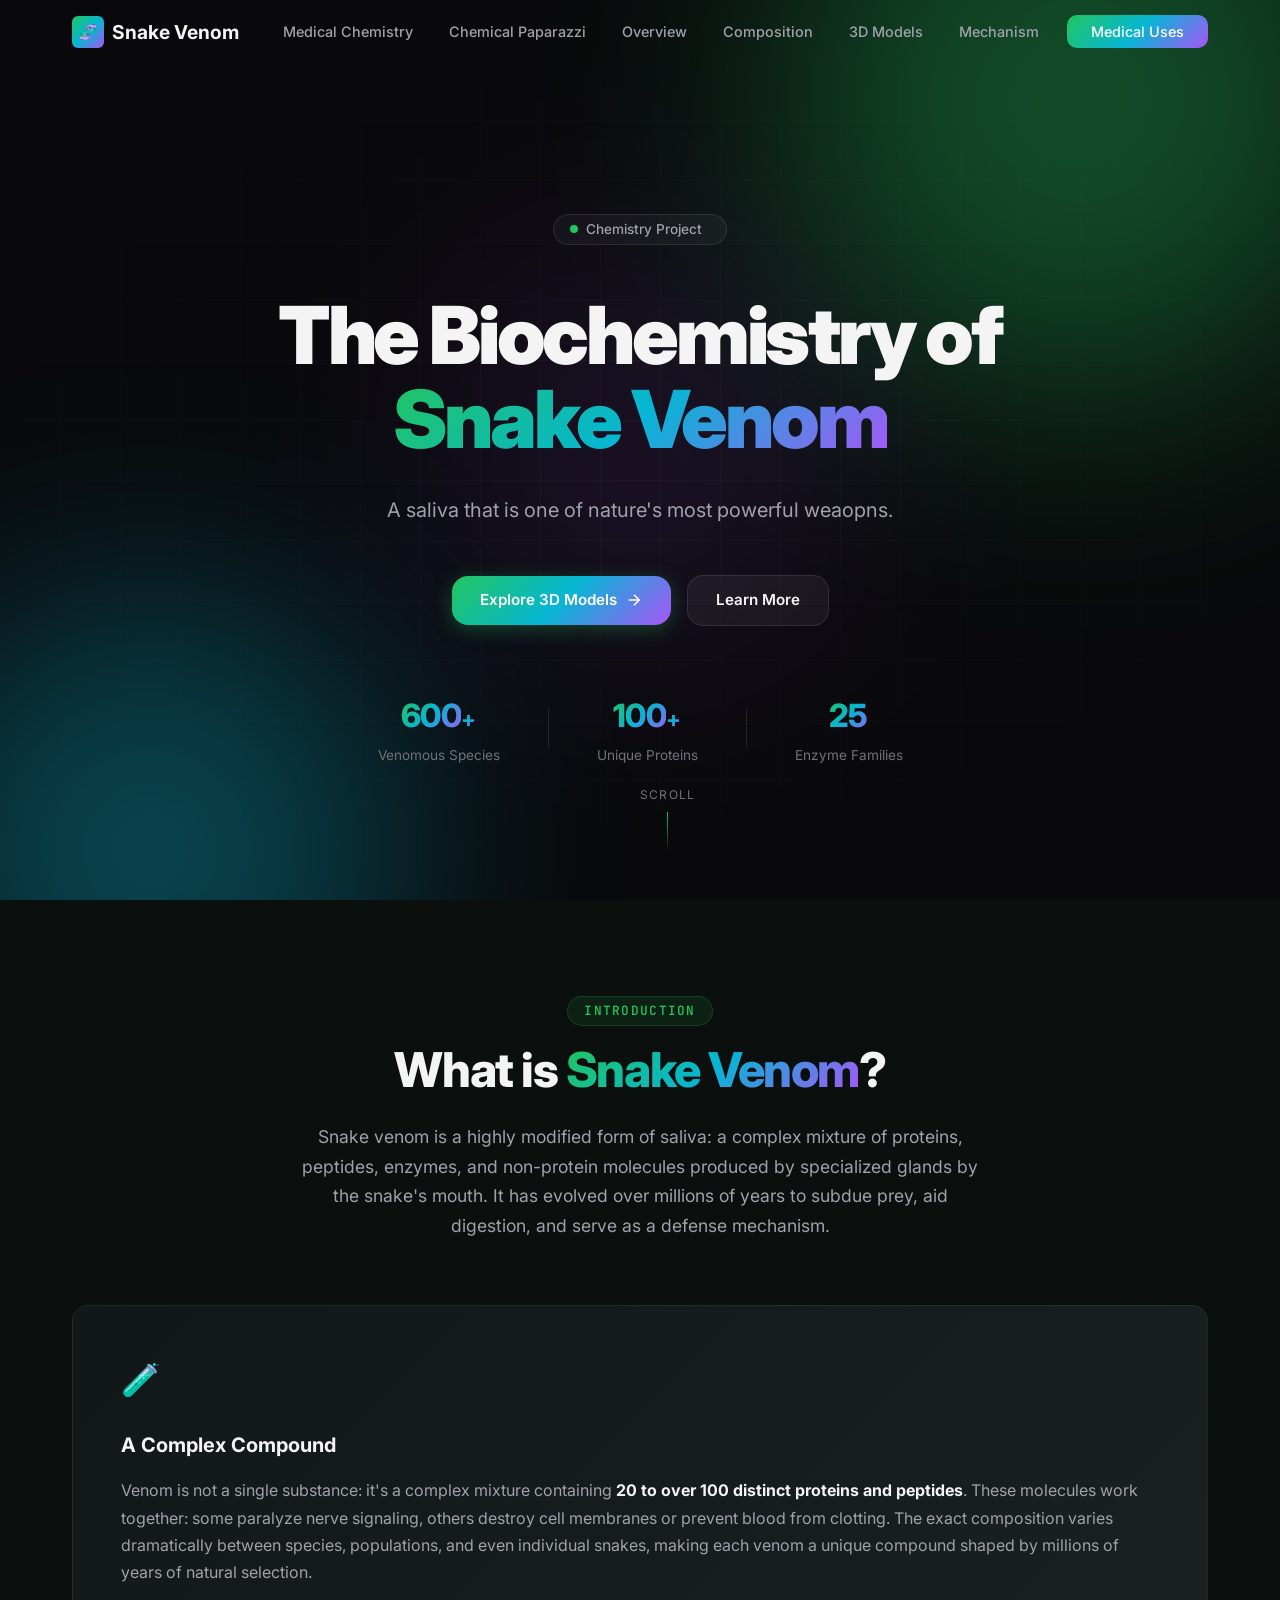
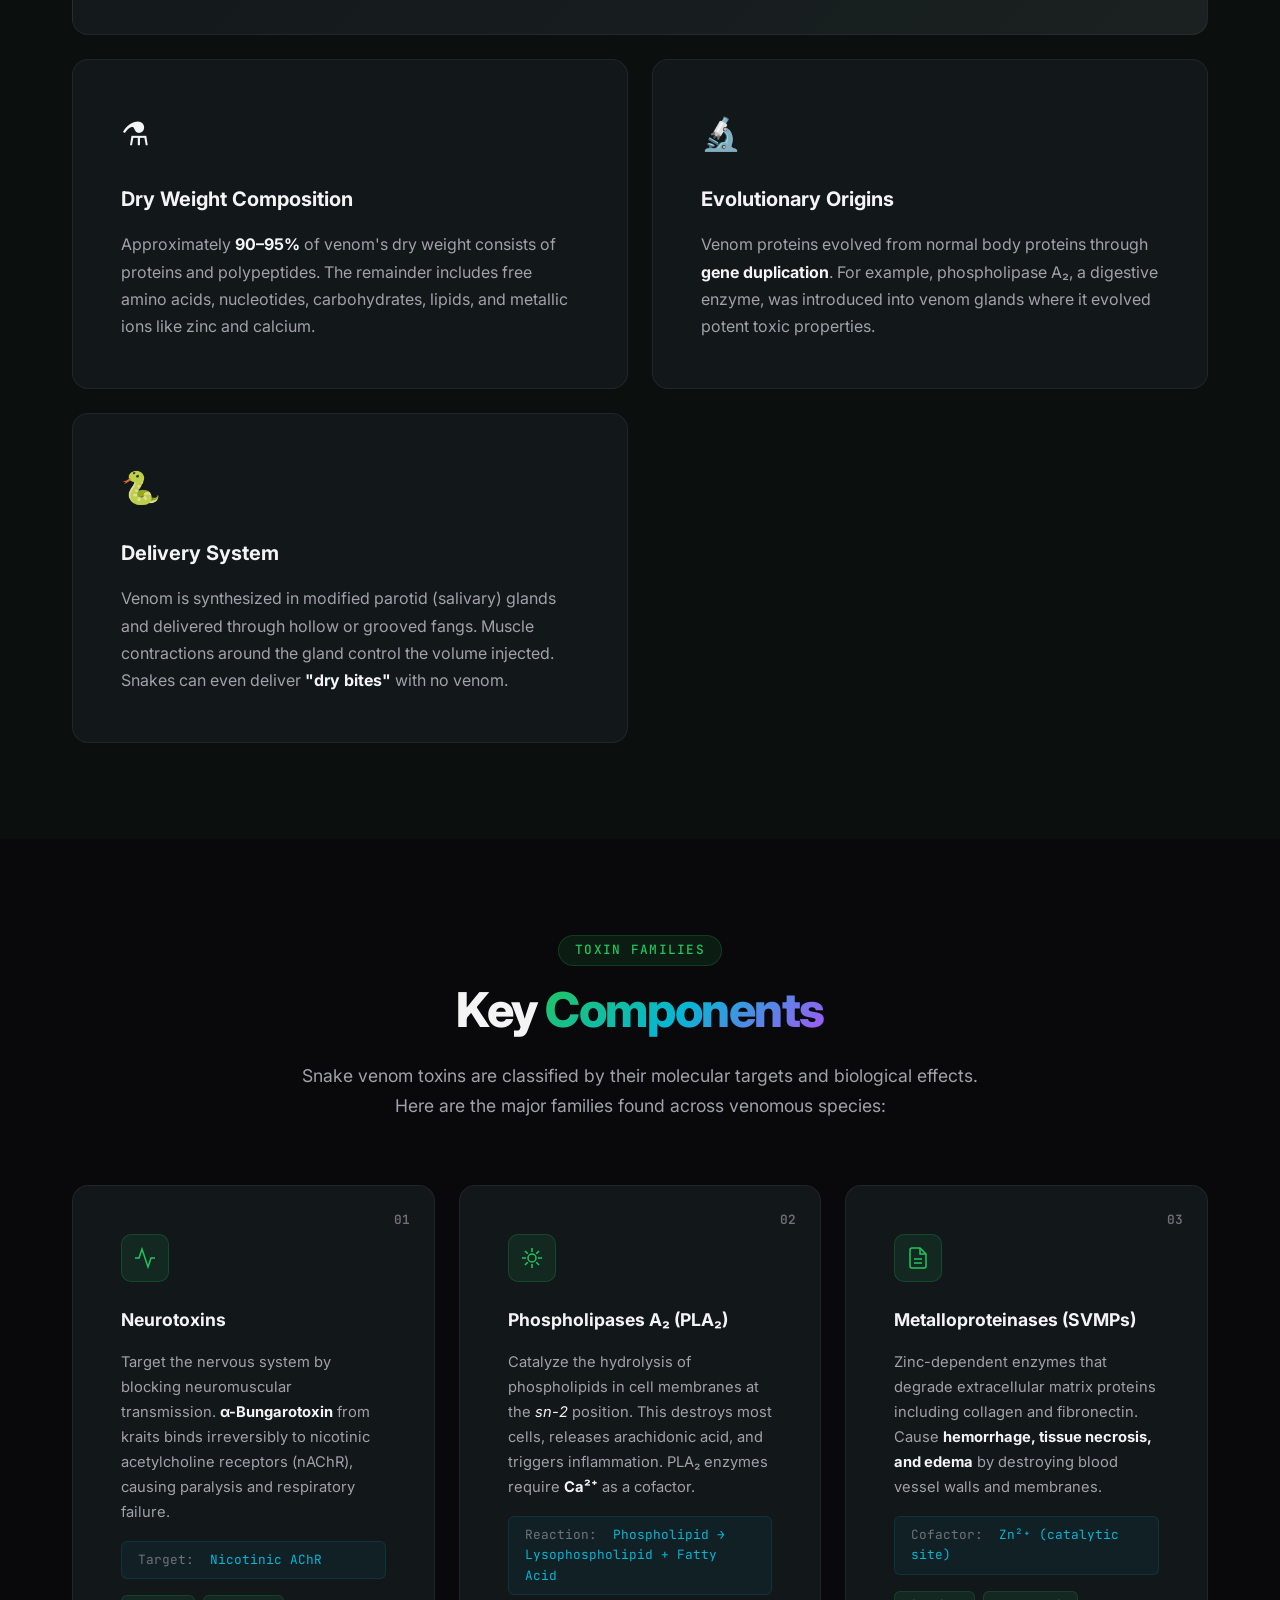
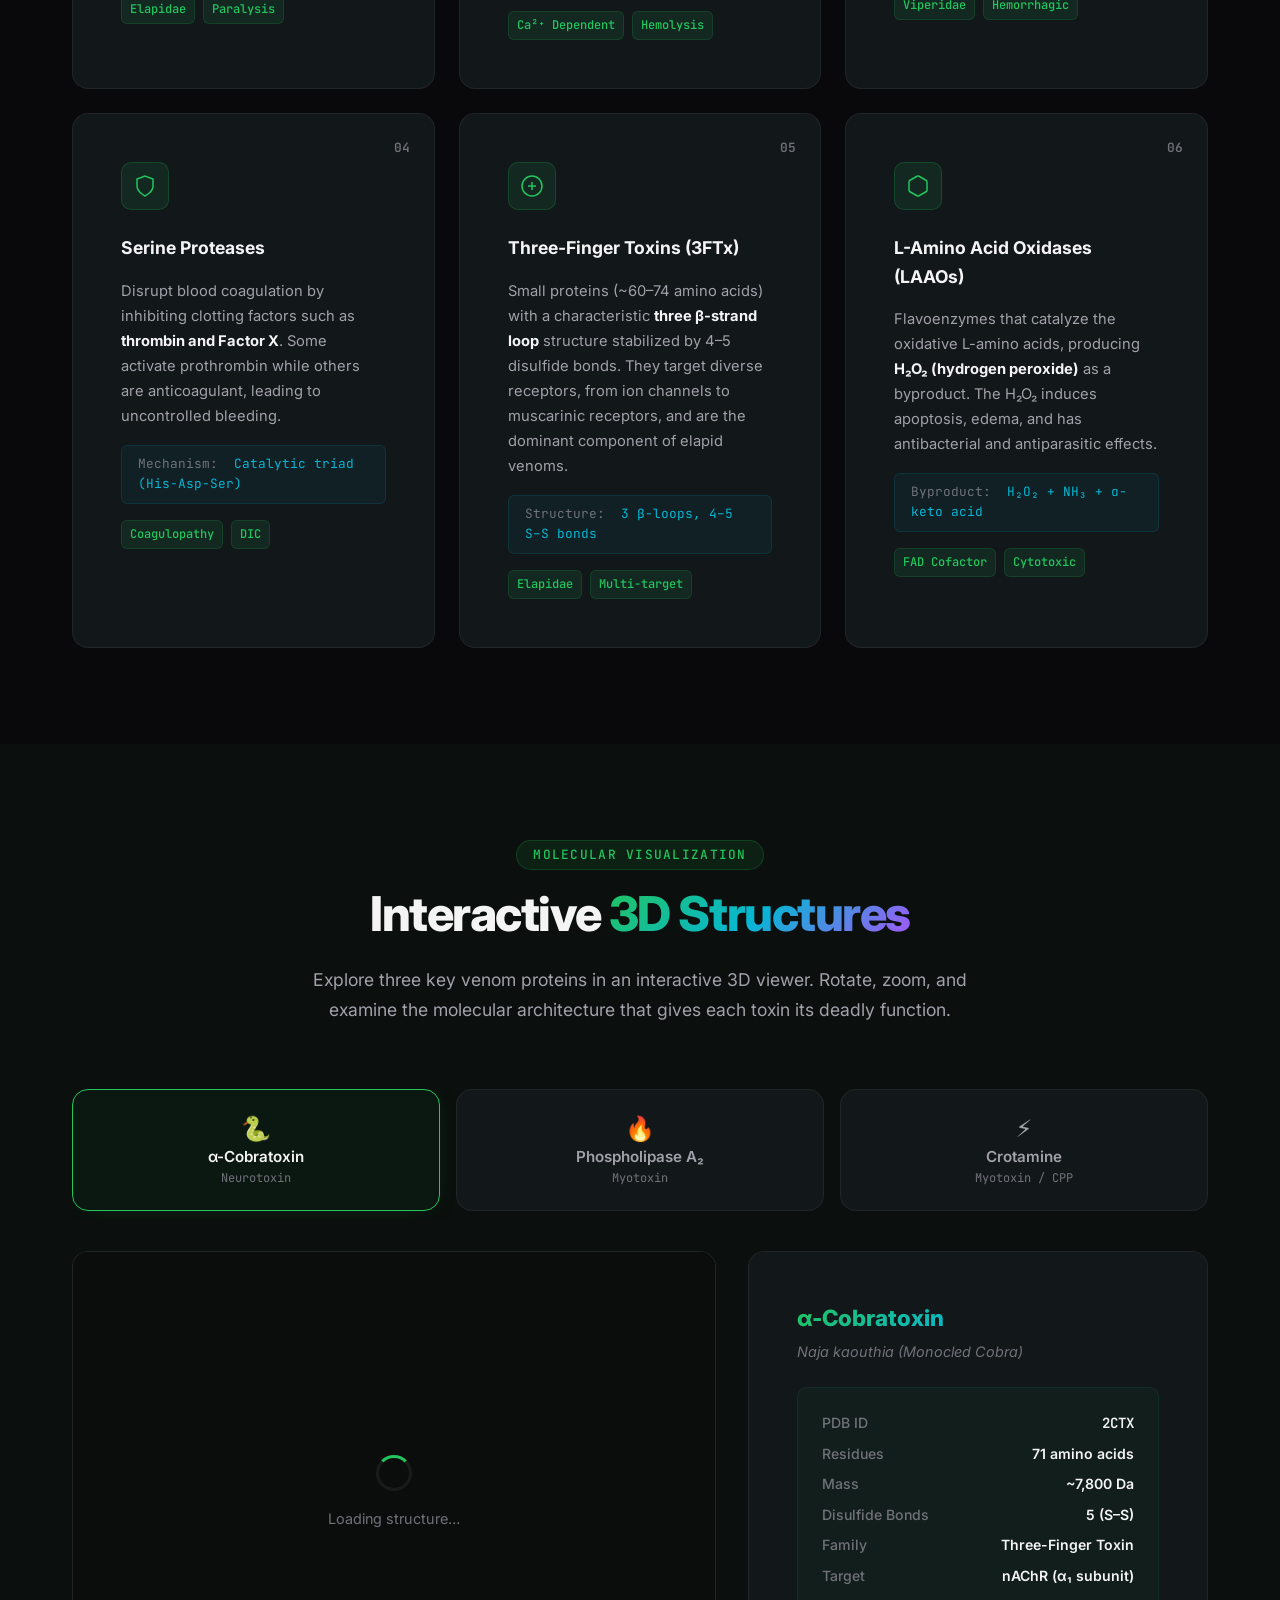
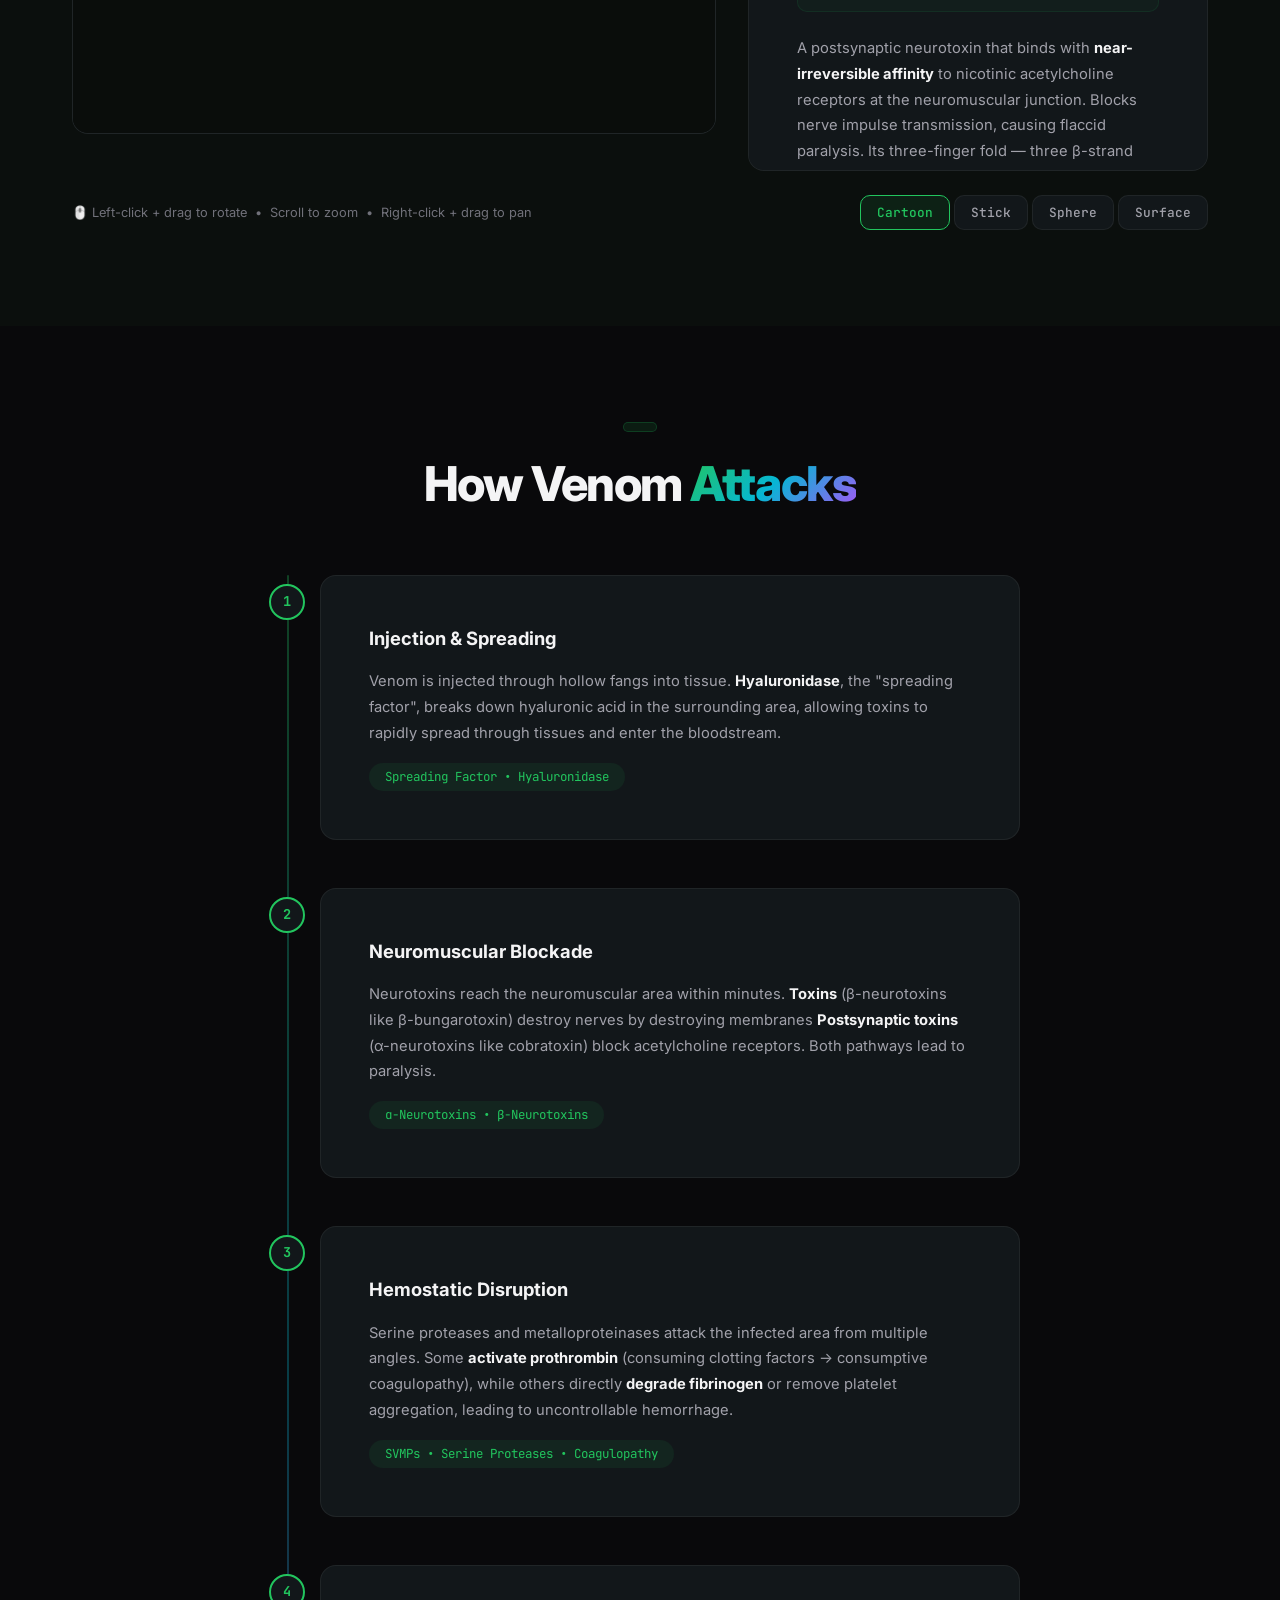
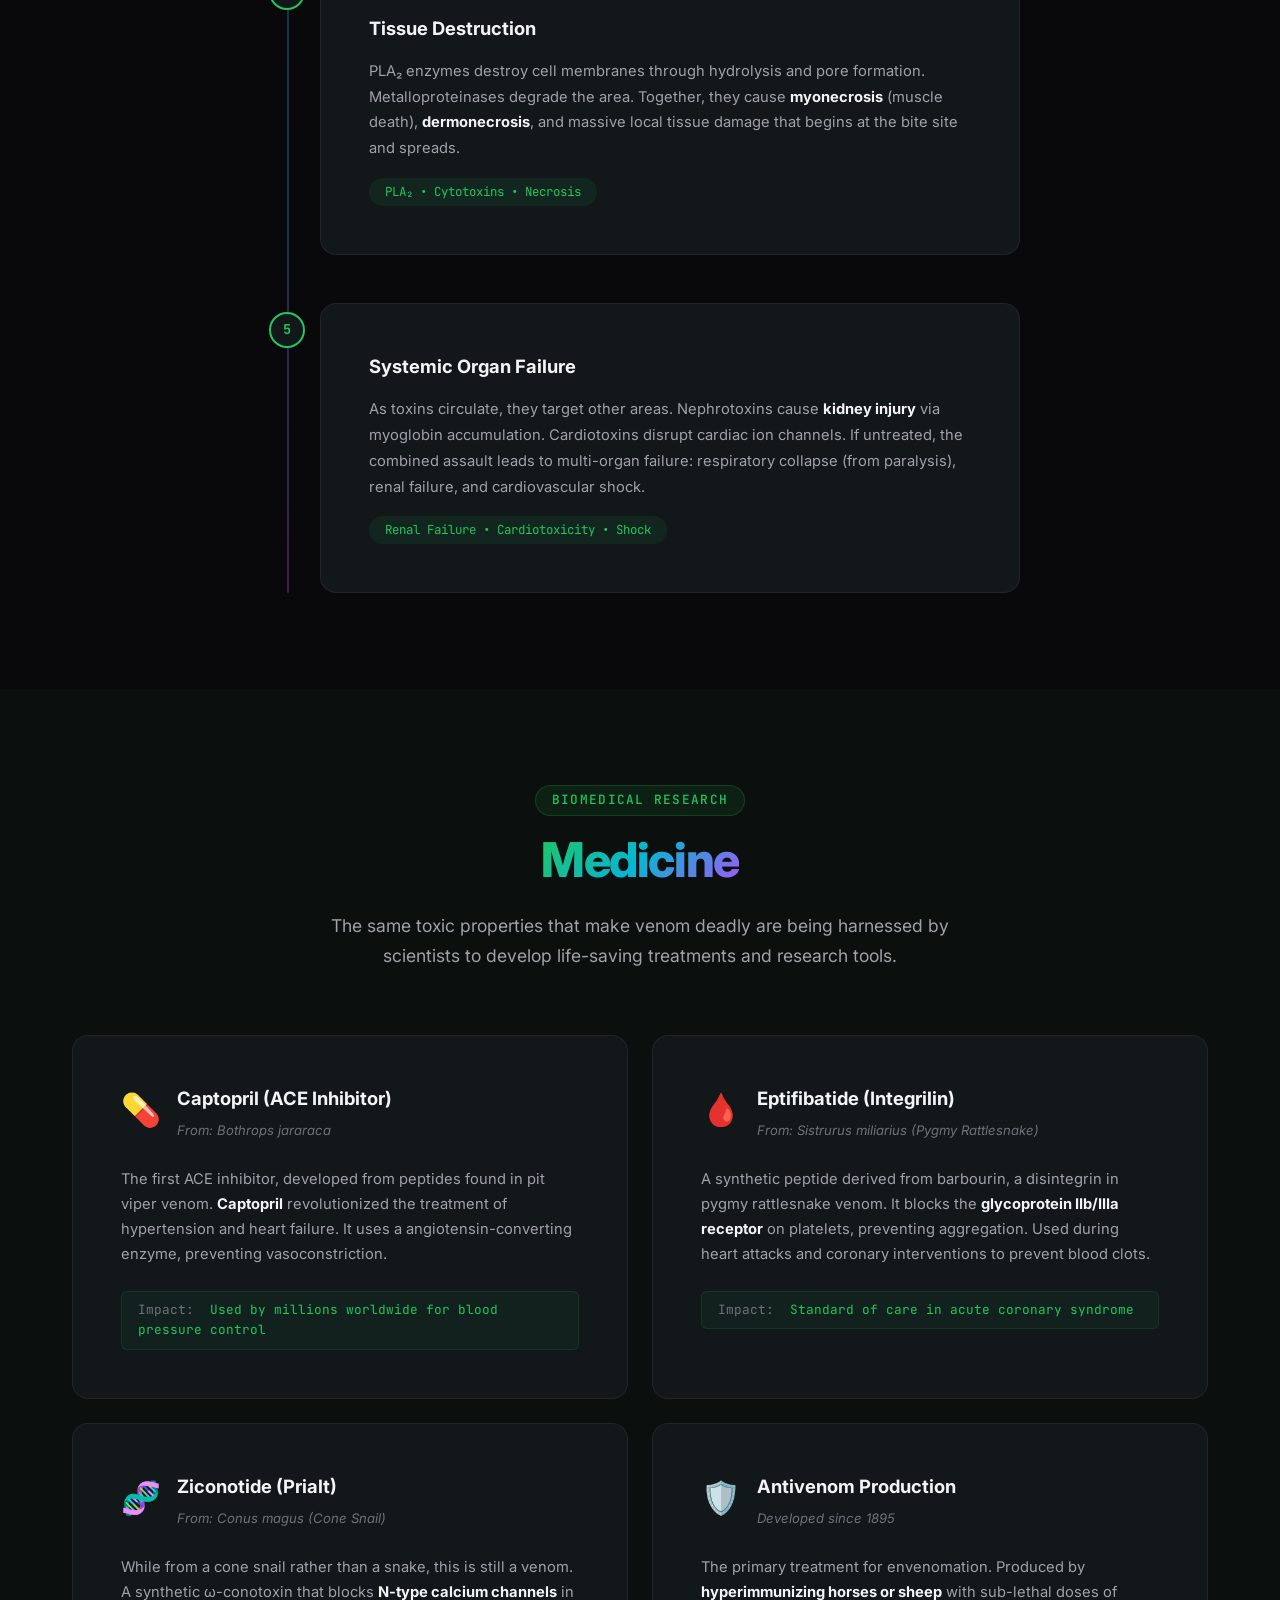
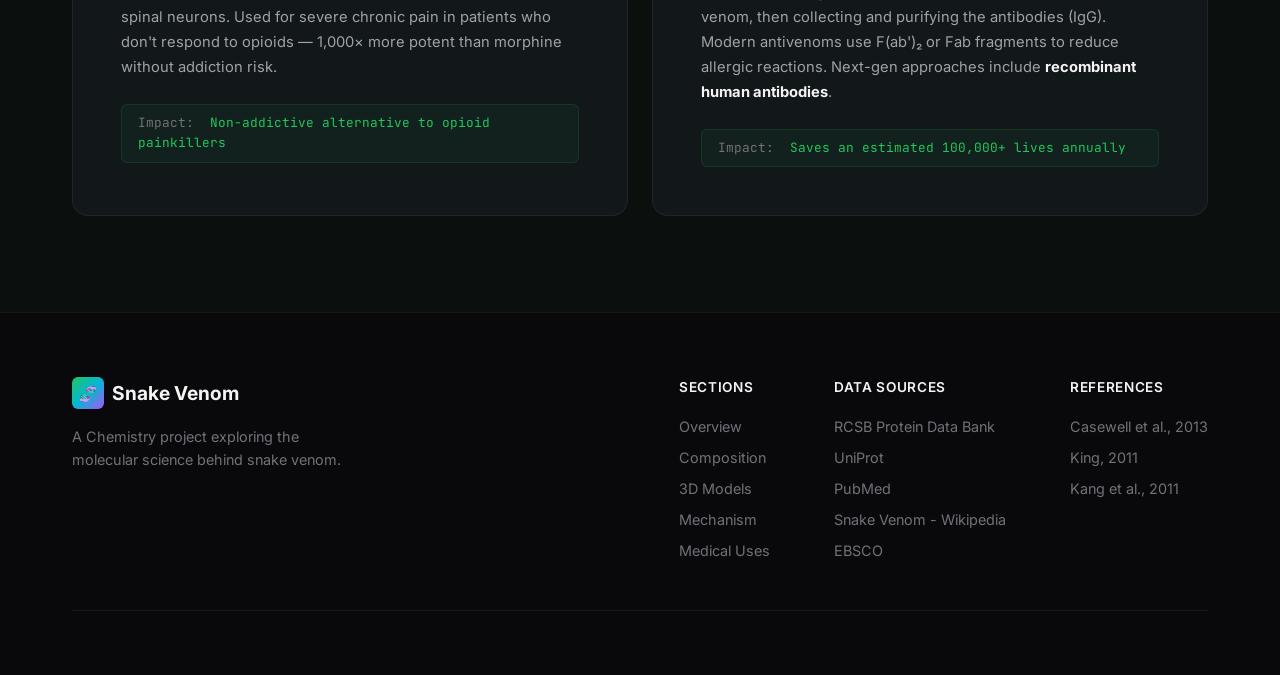
<file: index.html>
<!DOCTYPE html>
<html lang="en">
<head>
  <meta charset="UTF-8" />
  <meta name="viewport" content="width=device-width, initial-scale=1.0" />
  <title>Snake Venom — Biochemistry &amp; Molecular Structures</title>
  <meta name="description" content="An interactive chemistry showcase exploring the biochemistry, molecular structures, and medical applications of snake venom." />
  <link rel="preconnect" href="https://fonts.googleapis.com" />
  <link rel="preconnect" href="https://fonts.gstatic.com" crossorigin />
  <link href="https://fonts.googleapis.com/css2?family=Inter:wght@300;400;500;600;700;800;900&family=JetBrains+Mono:wght@400;500;600&display=swap" rel="stylesheet" />
  <link rel="stylesheet" href="styles.css" />
  <!-- 3Dmol.js for interactive molecular visualization -->
  <script src="https://3Dmol.org/build/3Dmol-min.js"></script>
</head>
<body>
  <!-- ======================== NAV ======================== -->
  <nav id="main-nav" class="nav">
    <div class="nav__inner container">
      <a href="#" class="nav__logo" id="nav-logo">
        <span class="nav__logo-icon">🧬</span>
        <span class="nav__logo-text">Snake Venom</span>
      </a>
      <ul class="nav__links" id="nav-links">
        <li><a href="medical.html" class="nav__link">Medical Chemistry</a></li>
        <li><a href="video.html" class="nav__link">Chemical Paparazzi</a></li>
        <li><a href="index.html" class="nav__link">Overview</a></li>
        <li><a href="#composition" class="nav__link">Composition</a></li>
        <li><a href="#models" class="nav__link">3D Models</a></li>
        <li><a href="#mechanism" class="nav__link">Mechanism</a></li>
        <li><a href="#medicine" class="nav__link nav__link--cta">Medical Uses</a></li>
      </ul>
      <button class="nav__toggle" id="nav-toggle" aria-label="Toggle navigation">
        <span></span><span></span><span></span>
      </button>
    </div>
  </nav>

  <!-- ======================== HERO ======================== -->
  <header id="hero" class="hero">
    <div class="hero__bg">
      <div class="hero__orb hero__orb--1"></div>
      <div class="hero__orb hero__orb--2"></div>
      <div class="hero__orb hero__orb--3"></div>
      <div class="hero__grid"></div>
    </div>
    <div class="hero__content container">
      <div class="hero__badge" id="hero-badge">
        <span class="hero__badge-dot"></span>
        Chemistry Project
      </div>
      <h1 class="hero__title" id="hero-title">
        The Biochemistry of<br />
        <span class="hero__title--gradient">Snake Venom</span>
      </h1>
      <p class="hero__subtitle" id="hero-subtitle">
        A saliva that is one of nature's most powerful weaopns.
      </p>
      <div class="hero__actions" id="hero-actions">
        <a href="#models" class="btn btn--primary" id="hero-cta-primary">
          Explore 3D Models
          <svg class="btn__icon" viewBox="0 0 24 24" fill="none" stroke="currentColor" stroke-width="2"><path d="M5 12h14M12 5l7 7-7 7"/></svg>
        </a>
        <a href="#overview" class="btn btn--glass" id="hero-cta-secondary">
          Learn More
        </a>
      </div>
      <div class="hero__stats" id="hero-stats">
        <div class="hero__stat">
          <span class="hero__stat-value" data-count="600">0</span><span class="hero__stat-suffix">+</span>
          <span class="hero__stat-label">Venomous Species</span>
        </div>
        <div class="hero__stat-divider"></div>
        <div class="hero__stat">
          <span class="hero__stat-value" data-count="100">0</span><span class="hero__stat-suffix">+</span>
          <span class="hero__stat-label">Unique Proteins</span>
        </div>
        <div class="hero__stat-divider"></div>
        <div class="hero__stat">
          <span class="hero__stat-value" data-count="25">0</span>
          <span class="hero__stat-label">Enzyme Families</span>
        </div>
      </div>
    </div>
    <div class="hero__scroll" id="hero-scroll">
      <br>
      <span>Scroll</span>
      <div class="hero__scroll-line"></div>
    </div>
  </header>

  <!-- ======================== OVERVIEW ======================== -->
  <section id="overview" class="overview section">
    <div class="container">
      <div class="section__header">
        <span class="section__label">Introduction</span>
        <h2 class="section__title">What is <span class="text--gradient">Snake Venom</span>?</h2>
        <p class="section__desc">
          Snake venom is a highly modified form of saliva: a complex mixture of proteins, peptides, enzymes, and non-protein molecules produced by specialized glands by the snake's mouth. It has evolved over millions of years to subdue prey, aid digestion, and serve as a defense mechanism.
        </p>
      </div>
      <div class="overview__grid">
        <div class="overview__card overview__card--main" id="overview-card-main">
          <div class="overview__card-icon">🧪</div>
          <h3>A Complex Compound</h3>
          <p>Venom is not a single substance: it's a complex mixture containing <strong>20 to over 100 distinct proteins and peptides</strong>. These molecules work together: some paralyze nerve signaling, others destroy cell membranes or prevent blood from clotting. The exact composition varies dramatically between species, populations, and even individual snakes, making each venom a unique compound shaped by millions of years of natural selection.</p>
        </div>
        <div class="overview__card" id="overview-card-1">
          <div class="overview__card-icon">⚗️</div>
          <h3>Dry Weight Composition</h3>
          <p>Approximately <strong>90–95%</strong> of venom's dry weight consists of proteins and polypeptides. The remainder includes free amino acids, nucleotides, carbohydrates, lipids, and metallic ions like zinc and calcium.</p>
        </div>
        <div class="overview__card" id="overview-card-2">
          <div class="overview__card-icon">🔬</div>
          <h3>Evolutionary Origins</h3>
          <p>Venom proteins evolved from normal body proteins through <strong>gene duplication</strong>. For example, phospholipase A₂, a digestive enzyme, was introduced into venom glands where it evolved potent toxic properties.</p>
        </div>
        <div class="overview__card" id="overview-card-3">
          <div class="overview__card-icon">🐍</div>
          <h3>Delivery System</h3>
          <p>Venom is synthesized in modified parotid (salivary) glands and delivered through hollow or grooved fangs. Muscle contractions around the gland control the volume injected. Snakes can even deliver <strong>"dry bites"</strong> with no venom.</p>
        </div>
      </div>
    </div>
  </section>

  <!-- ======================== COMPOSITION ======================== -->
  <section id="composition" class="composition section">
    <div class="container">
      <div class="section__header">
        <span class="section__label">Toxin Families</span>
        <h2 class="section__title">Key <span class="text--gradient">Components</span></h2>
        <p class="section__desc">
          Snake venom toxins are classified by their molecular targets and biological effects. Here are the major families found across venomous species:
        </p>
      </div>
      <div class="composition__grid">

        <div class="comp-card" id="comp-1">
          <div class="comp-card__number">01</div>
          <div class="comp-card__icon">
            <svg viewBox="0 0 24 24" fill="none" stroke="currentColor" stroke-width="1.5"><path d="M22 12h-4l-3 9L9 3l-3 9H2"/></svg>
          </div>
          <h3 class="comp-card__title">Neurotoxins</h3>
          <p class="comp-card__desc">Target the nervous system by blocking neuromuscular transmission. <strong>α-Bungarotoxin</strong> from kraits binds irreversibly to nicotinic acetylcholine receptors (nAChR), causing paralysis and respiratory failure.</p>
          <div class="comp-card__formula">
            <span class="formula-label">Target:</span> Nicotinic AChR
          </div>
          <div class="comp-card__tags">
            <span class="tag">Elapidae</span>
            <span class="tag">Paralysis</span>
          </div>
        </div>

        <div class="comp-card" id="comp-2">
          <div class="comp-card__number">02</div>
          <div class="comp-card__icon">
            <svg viewBox="0 0 24 24" fill="none" stroke="currentColor" stroke-width="1.5"><path d="M12 2v4M12 18v4M4.93 4.93l2.83 2.83M16.24 16.24l2.83 2.83M2 12h4M18 12h4M4.93 19.07l2.83-2.83M16.24 7.76l2.83-2.83"/><circle cx="12" cy="12" r="4"/></svg>
          </div>
          <h3 class="comp-card__title">Phospholipases A₂ (PLA₂)</h3>
          <p class="comp-card__desc">Catalyze the hydrolysis of phospholipids in cell membranes at the <em>sn-2</em> position. This destroys most cells, releases arachidonic acid, and triggers inflammation. PLA₂ enzymes require <strong>Ca²⁺</strong> as a cofactor.</p>
          <div class="comp-card__formula">
            <span class="formula-label">Reaction:</span> Phospholipid → Lysophospholipid + Fatty Acid
          </div>
          <div class="comp-card__tags">
            <span class="tag">Ca²⁺ Dependent</span>
            <span class="tag">Hemolysis</span>
          </div>
        </div>

        <div class="comp-card" id="comp-3">
          <div class="comp-card__number">03</div>
          <div class="comp-card__icon">
            <svg viewBox="0 0 24 24" fill="none" stroke="currentColor" stroke-width="1.5"><path d="M14 2H6a2 2 0 00-2 2v16a2 2 0 002 2h12a2 2 0 002-2V8z"/><polyline points="14 2 14 8 20 8"/><line x1="16" y1="13" x2="8" y2="13"/><line x1="16" y1="17" x2="8" y2="17"/></svg>
          </div>
          <h3 class="comp-card__title">Metalloproteinases (SVMPs)</h3>
          <p class="comp-card__desc">Zinc-dependent enzymes that degrade extracellular matrix proteins including collagen and fibronectin. Cause <strong>hemorrhage, tissue necrosis, and edema</strong> by destroying blood vessel walls and membranes.</p>
          <div class="comp-card__formula">
            <span class="formula-label">Cofactor:</span> Zn²⁺ (catalytic site)
          </div>
          <div class="comp-card__tags">
            <span class="tag">Viperidae</span>
            <span class="tag">Hemorrhagic</span>
          </div>
        </div>

        <div class="comp-card" id="comp-4">
          <div class="comp-card__number">04</div>
          <div class="comp-card__icon">
            <svg viewBox="0 0 24 24" fill="none" stroke="currentColor" stroke-width="1.5"><path d="M12 22s8-4 8-10V5l-8-3-8 3v7c0 6 8 10 8 10z"/></svg>
          </div>
          <h3 class="comp-card__title">Serine Proteases</h3>
          <p class="comp-card__desc">Disrupt blood coagulation by inhibiting clotting factors such as <strong>thrombin and Factor X</strong>. Some activate prothrombin while others are anticoagulant, leading to uncontrolled bleeding.</p>
          <div class="comp-card__formula">
            <span class="formula-label">Mechanism:</span> Catalytic triad (His-Asp-Ser)
          </div>
          <div class="comp-card__tags">
            <span class="tag">Coagulopathy</span>
            <span class="tag">DIC</span>
          </div>
        </div>

        <div class="comp-card" id="comp-5">
          <div class="comp-card__number">05</div>
          <div class="comp-card__icon">
            <svg viewBox="0 0 24 24" fill="none" stroke="currentColor" stroke-width="1.5"><circle cx="12" cy="12" r="10"/><path d="M8 12h8M12 8v8"/></svg>
          </div>
          <h3 class="comp-card__title">Three-Finger Toxins (3FTx)</h3>
          <p class="comp-card__desc">Small proteins (~60–74 amino acids) with a characteristic <strong>three β-strand loop</strong> structure stabilized by 4–5 disulfide bonds. They target diverse receptors, from ion channels to muscarinic receptors, and are the dominant component of elapid venoms.</p>
          <div class="comp-card__formula">
            <span class="formula-label">Structure:</span> 3 β-loops, 4–5 S–S bonds
          </div>
          <div class="comp-card__tags">
            <span class="tag">Elapidae</span>
            <span class="tag">Multi-target</span>
          </div>
        </div>

        <div class="comp-card" id="comp-6">
          <div class="comp-card__number">06</div>
          <div class="comp-card__icon">
            <svg viewBox="0 0 24 24" fill="none" stroke="currentColor" stroke-width="1.5"><path d="M21 16V8a2 2 0 00-1-1.73l-7-4a2 2 0 00-2 0l-7 4A2 2 0 003 8v8a2 2 0 001 1.73l7 4a2 2 0 002 0l7-4A2 2 0 0021 16z"/></svg>
          </div>
          <h3 class="comp-card__title">L-Amino Acid Oxidases (LAAOs)</h3>
          <p class="comp-card__desc">Flavoenzymes that catalyze the oxidative L-amino acids, producing <strong>H₂O₂ (hydrogen peroxide)</strong> as a byproduct. The H₂O₂ induces apoptosis, edema, and has antibacterial and antiparasitic effects.</p>
          <div class="comp-card__formula">
            <span class="formula-label">Byproduct:</span> H₂O₂ + NH₃ + α-keto acid
          </div>
          <div class="comp-card__tags">
            <span class="tag">FAD Cofactor</span>
            <span class="tag">Cytotoxic</span>
          </div>
        </div>

      </div>
    </div>
  </section>

  <!-- ======================== 3D MODELS ======================== -->
  <section id="models" class="models section">
    <div class="container">
      <div class="section__header">
        <span class="section__label">Molecular Visualization</span>
        <h2 class="section__title">Interactive <span class="text--gradient">3D Structures</span></h2>
        <p class="section__desc">
          Explore three key venom proteins in an interactive 3D viewer. Rotate, zoom, and examine the molecular architecture that gives each toxin its deadly function.
        </p>
      </div>

      <div class="models__tabs" id="model-tabs">
        <button class="models__tab active" data-model="cobratoxin" id="tab-cobratoxin">
          <span class="models__tab-icon">🐍</span>
          <span class="models__tab-name">α-Cobratoxin</span>
          <span class="models__tab-type">Neurotoxin</span>
        </button>
        <button class="models__tab" data-model="pla2" id="tab-pla2">
          <span class="models__tab-icon">🔥</span>
          <span class="models__tab-name">Phospholipase A₂</span>
          <span class="models__tab-type">Myotoxin</span>
        </button>
        <button class="models__tab" data-model="crotamine" id="tab-crotamine">
          <span class="models__tab-icon">⚡</span>
          <span class="models__tab-name">Crotamine</span>
          <span class="models__tab-type">Myotoxin / CPP</span>
        </button>
      </div>

      <div class="models__viewer-wrapper">
        <div class="models__viewer" id="models-viewer">
          <div class="models__canvas" id="model-canvas" style="width:100%; height:100%; position:relative;"></div>
          <div class="models__loading" id="model-loading">
            <div class="models__spinner"></div>
            <span>Loading structure…</span>
          </div>
        </div>

        <div class="models__info" id="models-info">
          <!-- Cobratoxin info (default) -->
          <div class="models__info-panel active" id="info-cobratoxin">
            <h3>α-Cobratoxin</h3>
            <p class="models__info-source">Naja kaouthia (Monocled Cobra)</p>
            <div class="models__info-detail">
              <div class="info-row"><span class="info-label">PDB ID</span><span class="info-value mono">2CTX</span></div>
              <div class="info-row"><span class="info-label">Residues</span><span class="info-value">71 amino acids</span></div>
              <div class="info-row"><span class="info-label">Mass</span><span class="info-value">~7,800 Da</span></div>
              <div class="info-row"><span class="info-label">Disulfide Bonds</span><span class="info-value">5 (S–S)</span></div>
              <div class="info-row"><span class="info-label">Family</span><span class="info-value">Three-Finger Toxin</span></div>
              <div class="info-row"><span class="info-label">Target</span><span class="info-value">nAChR (α₁ subunit)</span></div>
            </div>
            <p class="models__info-desc">
              A postsynaptic neurotoxin that binds with <strong>near-irreversible affinity</strong> to nicotinic acetylcholine receptors at the neuromuscular junction. Blocks nerve impulse transmission, causing flaccid paralysis. Its three-finger fold — three β-strand loops extending from a central core stabilized by 5 disulfide bridges — is a hallmark of elapid toxins.
            </p>
          </div>

          <!-- PLA2 info -->
          <div class="models__info-panel" id="info-pla2">
            <h3>Phospholipase A₂</h3>
            <p class="models__info-source">Daboia russelii (Russell's Viper)</p>
            <div class="models__info-detail">
              <div class="info-row"><span class="info-label">PDB ID</span><span class="info-value mono">1FB2</span></div>
              <div class="info-row"><span class="info-label">Residues</span><span class="info-value">~122 amino acids</span></div>
              <div class="info-row"><span class="info-label">Mass</span><span class="info-value">~13,500 Da</span></div>
              <div class="info-row"><span class="info-label">Cofactor</span><span class="info-value">Ca²⁺ ion</span></div>
              <div class="info-row"><span class="info-label">Family</span><span class="info-value">Group II PLA₂</span></div>
              <div class="info-row"><span class="info-label">Target</span><span class="info-value">Cell membranes (sn-2)</span></div>
            </div>
            <p class="models__info-desc">
              Catalyzes hydrolysis of the <em>sn-2</em> ester bond of glycerophospholipids. This destroys cell membrane integrity, releasing fatty acids and lysophospholipids. Requires a <strong>Ca²⁺ ion</strong> in its active site. Beyond membrane destruction, venom PLA₂ enzymes display neurotoxic, myotoxic, and anticoagulant activities through receptor-mediated mechanisms independent of catalysis.
            </p>
          </div>

          <!-- Crotamine info -->
          <div class="models__info-panel" id="info-crotamine">
            <h3>Crotamine</h3>
            <p class="models__info-source">Crotalus durissus (South American Rattlesnake)</p>
            <div class="models__info-detail">
              <div class="info-row"><span class="info-label">PDB ID</span><span class="info-value mono">1H5O</span></div>
              <div class="info-row"><span class="info-label">Residues</span><span class="info-value">42 amino acids</span></div>
              <div class="info-row"><span class="info-label">Mass</span><span class="info-value">~4,880 Da</span></div>
              <div class="info-row"><span class="info-label">Disulfide Bonds</span><span class="info-value">3 (S–S)</span></div>
              <div class="info-row"><span class="info-label">Family</span><span class="info-value">β-Defensin-like</span></div>
              <div class="info-row"><span class="info-label">Target</span><span class="info-value">Nav1.4 Na⁺ channels</span></div>
            </div>
            <p class="models__info-desc">
              A small, basic myotoxin (pI ~10.3) that targets voltage-gated sodium channels (Nav1.4) in skeletal muscle, causing <strong>spastic paralysis</strong> (distinct from the flaccid paralysis of neurotoxins). Structurally similar to β-defensins. Its highly cationic nature allows it to penetrate cell membranes, making it a natural <strong>cell-penetrating peptide (CPP)</strong> — now studied for drug delivery applications.
            </p>
          </div>
        </div>
      </div>

      <div class="models__controls" id="model-controls">
        <span class="models__hint">🖱️ Left-click + drag to rotate &nbsp;•&nbsp; Scroll to zoom &nbsp;•&nbsp; Right-click + drag to pan</span>
        <div class="models__style-btns">
          <button class="models__style-btn active" data-style="cartoon" id="style-cartoon">Cartoon</button>
          <button class="models__style-btn" data-style="stick" id="style-stick">Stick</button>
          <button class="models__style-btn" data-style="sphere" id="style-sphere">Sphere</button>
          <button class="models__style-btn" data-style="surface" id="style-surface">Surface</button>
        </div>
      </div>
    </div>
  </section>

  <!-- ======================== MECHANISM ======================== -->
  <section id="mechanism" class="mechanism section">
    <div class="container">
      <div class="section__header">
        <span class="section__label"></span>
        <h2 class="section__title">How Venom <span class="text--gradient">Attacks</span></h2>
        <p class="section__desc">
        </p>
      </div>
      <div class="mechanism__timeline">

        <div class="mechanism__step" id="mech-1">
          <div class="mechanism__step-marker">
            <span class="mechanism__step-num">1</span>
          </div>
          <div class="mechanism__step-content">
            <h3>Injection &amp; Spreading</h3>
            <p>Venom is injected through hollow fangs into tissue. <strong>Hyaluronidase</strong>, the "spreading factor", breaks down hyaluronic acid in the surrounding area, allowing toxins to rapidly spread through tissues and enter the bloodstream.</p>
            <div class="mechanism__step-tag">Spreading Factor • Hyaluronidase</div>
          </div>
        </div>

        <div class="mechanism__step" id="mech-2">
          <div class="mechanism__step-marker">
            <span class="mechanism__step-num">2</span>
          </div>
          <div class="mechanism__step-content">
            <h3>Neuromuscular Blockade</h3>
            <p>Neurotoxins reach the neuromuscular area within minutes. <strong>Toxins</strong> (β-neurotoxins like β-bungarotoxin) destroy nerves by destroying membranes <strong>Postsynaptic toxins</strong> (α-neurotoxins like cobratoxin) block acetylcholine receptors. Both pathways lead to paralysis.</p>
            <div class="mechanism__step-tag">α-Neurotoxins • β-Neurotoxins</div>
          </div>
        </div>

        <div class="mechanism__step" id="mech-3">
          <div class="mechanism__step-marker">
            <span class="mechanism__step-num">3</span>
          </div>
          <div class="mechanism__step-content">
            <h3>Hemostatic Disruption</h3>
            <p>Serine proteases and metalloproteinases attack the infected area from multiple angles. Some <strong>activate prothrombin</strong> (consuming clotting factors → consumptive coagulopathy), while others directly <strong>degrade fibrinogen</strong> or remove platelet aggregation, leading to uncontrollable hemorrhage.</p>
            <div class="mechanism__step-tag">SVMPs • Serine Proteases • Coagulopathy</div>
          </div>
        </div>

        <div class="mechanism__step" id="mech-4">
          <div class="mechanism__step-marker">
            <span class="mechanism__step-num">4</span>
          </div>
          <div class="mechanism__step-content">
            <h3>Tissue Destruction</h3>
            <p>PLA₂ enzymes destroy cell membranes through hydrolysis and pore formation. Metalloproteinases degrade the area. Together, they cause <strong>myonecrosis</strong> (muscle death), <strong>dermonecrosis</strong>, and massive local tissue damage that begins at the bite site and spreads.</p>
            <div class="mechanism__step-tag">PLA₂ • Cytotoxins • Necrosis</div>
          </div>
        </div>

        <div class="mechanism__step" id="mech-5">
          <div class="mechanism__step-marker">
            <span class="mechanism__step-num">5</span>
          </div>
          <div class="mechanism__step-content">
            <h3>Systemic Organ Failure</h3>
            <p>As toxins circulate, they target other areas. Nephrotoxins cause <strong>kidney injury</strong> via myoglobin accumulation. Cardiotoxins disrupt cardiac ion channels. If untreated, the combined assault leads to multi-organ failure: respiratory collapse (from paralysis), renal failure, and cardiovascular shock.</p>
            <div class="mechanism__step-tag">Renal Failure • Cardiotoxicity • Shock</div>
          </div>
        </div>

      </div>
    </div>
  </section>

  <!-- ======================== MEDICAL APPLICATIONS ======================== -->
  <section id="medicine" class="medicine section">
    <div class="container">
      <div class="section__header">
        <span class="section__label">Biomedical Research</span>
        <h2 class="section__title"><span class="text--gradient">Medicine</span></h2>
        <p class="section__desc">
          The same toxic properties that make venom deadly are being harnessed by scientists to develop life-saving treatments and research tools.
        </p>
      </div>
      <div class="medicine__grid">

        <div class="medicine__card" id="med-1">
          <div class="medicine__card-header">
            <span class="medicine__card-emoji">💊</span>
            <div>
              <h3>Captopril (ACE Inhibitor)</h3>
              <span class="medicine__card-origin">From: Bothrops jararaca</span>
            </div>
          </div>
          <p>The first ACE inhibitor, developed from peptides found in pit viper venom. <strong>Captopril</strong> revolutionized the treatment of hypertension and heart failure. It uses a angiotensin-converting enzyme, preventing vasoconstriction.</p>
          <div class="medicine__card-impact">
            <span class="impact-label">Impact:</span> Used by millions worldwide for blood pressure control
          </div>
        </div>

        <div class="medicine__card" id="med-2">
          <div class="medicine__card-header">
            <span class="medicine__card-emoji">🩸</span>
            <div>
              <h3>Eptifibatide (Integrilin)</h3>
              <span class="medicine__card-origin">From: Sistrurus miliarius (Pygmy Rattlesnake)</span>
            </div>
          </div>
          <p>A synthetic peptide derived from barbourin, a disintegrin in pygmy rattlesnake venom. It blocks the <strong>glycoprotein IIb/IIIa receptor</strong> on platelets, preventing aggregation. Used during heart attacks and coronary interventions to prevent blood clots.</p>
          <div class="medicine__card-impact">
            <span class="impact-label">Impact:</span> Standard of care in acute coronary syndrome
          </div>
        </div>

        <div class="medicine__card" id="med-3">
          <div class="medicine__card-header">
            <span class="medicine__card-emoji">🧬</span>
            <div>
              <h3>Ziconotide (Prialt)</h3>
              <span class="medicine__card-origin">From: Conus magus (Cone Snail)</span>
            </div>
          </div>
          <p>While from a cone snail rather than a snake, this is still a venom. A synthetic ω-conotoxin that blocks <strong>N-type calcium channels</strong> in spinal neurons. Used for severe chronic pain in patients who don't respond to opioids — 1,000× more potent than morphine without addiction risk.</p>
          <div class="medicine__card-impact">
            <span class="impact-label">Impact:</span> Non-addictive alternative to opioid painkillers
          </div>
        </div>

        <div class="medicine__card" id="med-4">
          <div class="medicine__card-header">
            <span class="medicine__card-emoji">🛡️</span>
            <div>
              <h3>Antivenom Production</h3>
              <span class="medicine__card-origin">Developed since 1895</span>
            </div>
          </div>
          <p>The primary treatment for envenomation. Produced by <strong>hyperimmunizing horses or sheep</strong> with sub-lethal doses of venom, then collecting and purifying the antibodies (IgG). Modern antivenoms use F(ab')₂ or Fab fragments to reduce allergic reactions. Next-gen approaches include <strong>recombinant human antibodies</strong>.</p>
          <div class="medicine__card-impact">
            <span class="impact-label">Impact:</span> Saves an estimated 100,000+ lives annually
          </div>
        </div>

      </div>
    </div>
  </section>

  <!-- ======================== REFERENCES / FOOTER ======================== -->
  <footer id="footer" class="footer">
    <div class="container">
      <div class="footer__inner">
        <div class="footer__brand">
          <a href="#" class="nav__logo">
            <span class="nav__logo-icon">🧬</span>
            <span class="nav__logo-text">Snake Venom</span>
          </a>
          <p class="footer__tagline">A Chemistry project exploring the molecular science behind snake venom.</p>
        </div>
        <div class="footer__links">
          <div class="footer__col">
            <h4>Sections</h4>
            <a href="#overview">Overview</a>
            <a href="#composition">Composition</a>
            <a href="#models">3D Models</a>
            <a href="#mechanism">Mechanism</a>
            <a href="#medicine">Medical Uses</a>
          </div>
          <div class="footer__col">
            <h4>Data Sources</h4>
            <a href="https://www.rcsb.org/" target="_blank" rel="noopener">RCSB Protein Data Bank</a>
            <a href="https://www.uniprot.org/" target="_blank" rel="noopener">UniProt</a>
            <a href="https://pubmed.ncbi.nlm.nih.gov/" target="_blank" rel="noopener">PubMed</a>
            <a href="https://en.wikipedia.org/wiki/Snake_venom/" target="_blank" rel="noopener">Snake Venom - Wikipedia</a>
            <a href="https://www.ebsco.com/research-starters/zoology/snake-venom" target="_blank" rel="noopener">EBSCO</a>
          </div>
          <div class="footer__col">
            <h4>References</h4>
            <a href="https://doi.org/10.1146/annurev-biochem-011510-135646" target="_blank" rel="noopener">Casewell et al., 2013</a>
            <a href="https://doi.org/10.1038/nrd3011" target="_blank" rel="noopener">King, 2011</a>
            <a href="https://doi.org/10.1016/j.toxicon.2009.11.004" target="_blank" rel="noopener">Kang et al., 2011</a>
          </div>
        </div>
      </div>
      <div class="footer__bottom">
        
      </div>
    </div>
  </footer>

  <script src="script.js"></script>
</body>
</html>
</file>
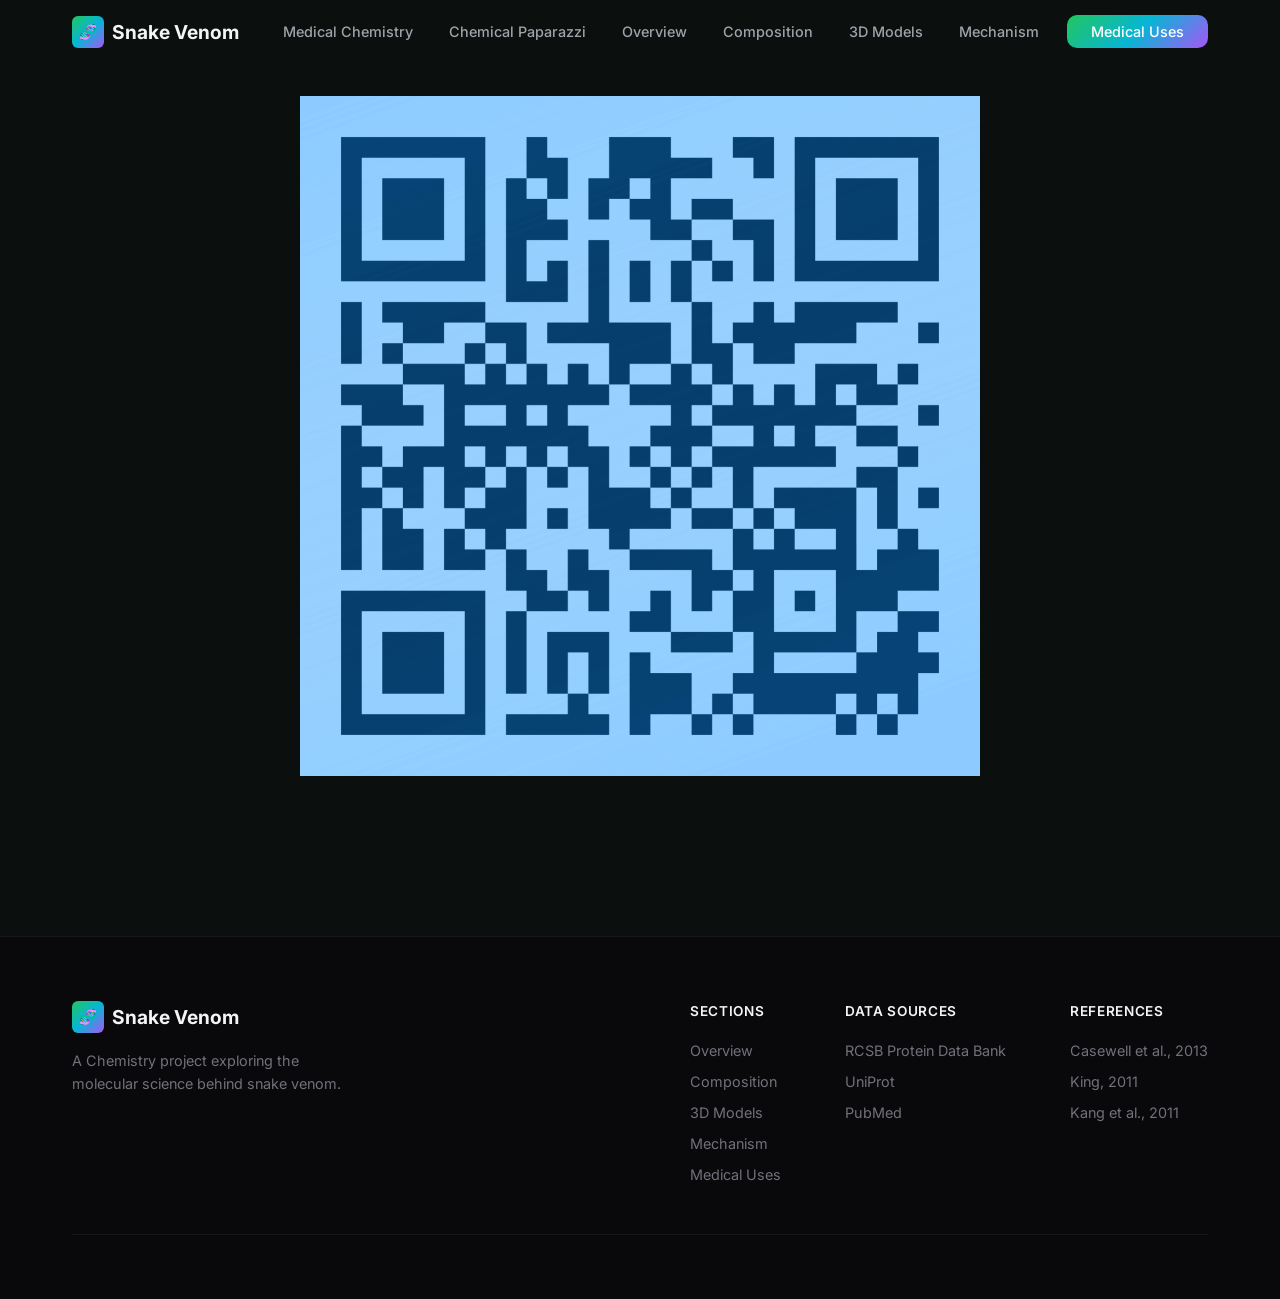
<file: medical.html>
<!DOCTYPE html>
<html lang="en">
<head>
  <meta charset="UTF-8" />
  <meta name="viewport" content="width=device-width, initial-scale=1.0" />
  <title>Snake Venom Medical Uses</title>
  <meta name="description" content="An interactive chemistry showcase exploring the biochemistry, molecular structures, and medical applications of snake venom." />
  <link rel="preconnect" href="https://fonts.googleapis.com" />
  <link rel="preconnect" href="https://fonts.gstatic.com" crossorigin />
  <link href="https://fonts.googleapis.com/css2?family=Inter:wght@300;400;500;600;700;800;900&family=JetBrains+Mono:wght@400;500;600&display=swap" rel="stylesheet" />
  <link rel="stylesheet" href="styles.css" />
  <!-- 3Dmol.js for interactive molecular visualization -->
  <script src="https://3Dmol.org/build/3Dmol-min.js"></script>
</head>
<body>
  <!-- ======================== NAV ======================== -->
  <nav id="main-nav" class="nav">
    <div class="nav__inner container">
      <a href="#" class="nav__logo" id="nav-logo">
        <span class="nav__logo-icon">🧬</span>
        <span class="nav__logo-text">Snake Venom</span>
      </a>
      <ul class="nav__links" id="nav-links">
        <li><a href="medical.html" class="nav__link">Medical Chemistry</a></li>
        <li><a href="video.html" class="nav__link">Chemical Paparazzi</a></li>
        <li><a href="index.html" class="nav__link">Overview</a></li>
        <li><a href="#composition" class="nav__link">Composition</a></li>
        <li><a href="#models" class="nav__link">3D Models</a></li>
        <li><a href="#mechanism" class="nav__link">Mechanism</a></li>
        <li><a href="#medicine" class="nav__link nav__link--cta">Medical Uses</a></li>
      </ul>
      <button class="nav__toggle" id="nav-toggle" aria-label="Toggle navigation">
        <span></span><span></span><span></span>
      </button>
    </div>
  </nav>

  <!-- ======================== OVERVIEW ======================== -->
  <section id="overview" class="overview section">
    <div class="container">
      <div class="section__header">
        <img src="qrCode.png" alt="Image failed to load">
      </div>
    </div>
  </section>

  <!-- ======================== REFERENCES / FOOTER ======================== -->
  <footer id="footer" class="footer">
    <div class="container">
      <div class="footer__inner">
        <div class="footer__brand">
          <a href="#" class="nav__logo">
            <span class="nav__logo-icon">🧬</span>
            <span class="nav__logo-text">Snake Venom</span>
          </a>
          <p class="footer__tagline">A Chemistry project exploring the molecular science behind snake venom.</p>
        </div>
        <div class="footer__links">
          <div class="footer__col">
            <h4>Sections</h4>
            <a href="#overview">Overview</a>
            <a href="#composition">Composition</a>
            <a href="#models">3D Models</a>
            <a href="#mechanism">Mechanism</a>
            <a href="#medicine">Medical Uses</a>
          </div>
          <div class="footer__col">
            <h4>Data Sources</h4>
            <a href="https://www.rcsb.org/" target="_blank" rel="noopener">RCSB Protein Data Bank</a>
            <a href="https://www.uniprot.org/" target="_blank" rel="noopener">UniProt</a>
            <a href="https://pubmed.ncbi.nlm.nih.gov/" target="_blank" rel="noopener">PubMed</a>
          </div>
          <div class="footer__col">
            <h4>References</h4>
            <a href="https://doi.org/10.1146/annurev-biochem-011510-135646" target="_blank" rel="noopener">Casewell et al., 2013</a>
            <a href="https://doi.org/10.1038/nrd3011" target="_blank" rel="noopener">King, 2011</a>
            <a href="https://doi.org/10.1016/j.toxicon.2009.11.004" target="_blank" rel="noopener">Kang et al., 2011</a>
          </div>
        </div>
      </div>
      <div class="footer__bottom">
        
      </div>
    </div>
  </footer>

  <script src="script.js"></script>
</body>
</html>
</file>
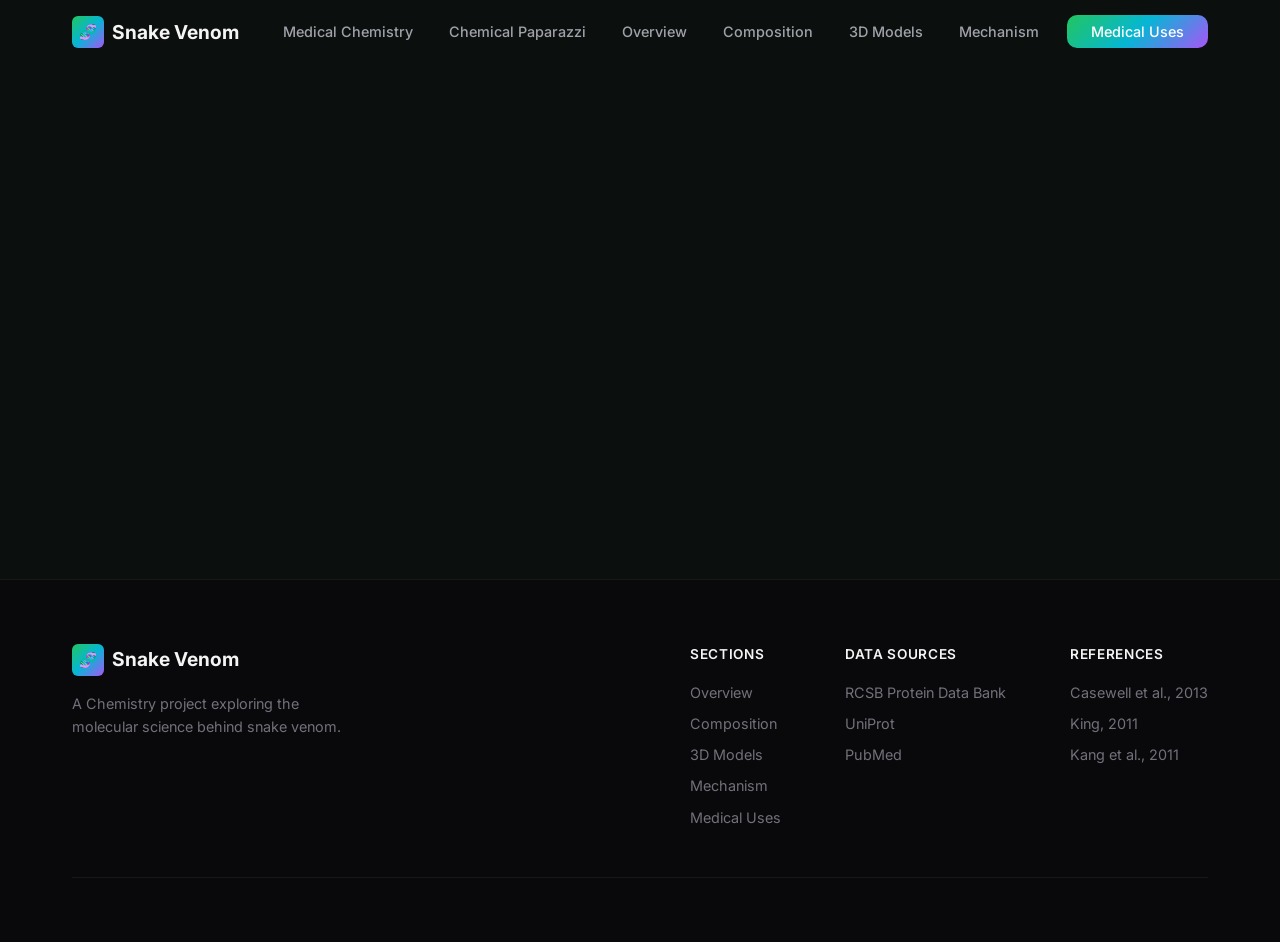
<file: video.html>
<!DOCTYPE html>
<html lang="en">
<head>
  <meta charset="UTF-8" />
  <meta name="viewport" content="width=device-width, initial-scale=1.0" />
  <title>Snake Venom Medical Uses</title>
  <meta name="description" content="An interactive chemistry showcase exploring the biochemistry, molecular structures, and medical applications of snake venom." />
  <link rel="preconnect" href="https://fonts.googleapis.com" />
  <link rel="preconnect" href="https://fonts.gstatic.com" crossorigin />
  <link href="https://fonts.googleapis.com/css2?family=Inter:wght@300;400;500;600;700;800;900&family=JetBrains+Mono:wght@400;500;600&display=swap" rel="stylesheet" />
  <link rel="stylesheet" href="styles.css" />
  <!-- 3Dmol.js for interactive molecular visualization -->
  <script src="https://3Dmol.org/build/3Dmol-min.js"></script>
</head>
<body>
  <!-- ======================== NAV ======================== -->
  <nav id="main-nav" class="nav">
    <div class="nav__inner container">
      <a href="#" class="nav__logo" id="nav-logo">
        <span class="nav__logo-icon">🧬</span>
        <span class="nav__logo-text">Snake Venom</span>
      </a>
      <ul class="nav__links" id="nav-links">
        <li><a href="medical.html" class="nav__link">Medical Chemistry</a></li>
        <li><a href="video.html" class="nav__link">Chemical Paparazzi</a></li>
        <li><a href="index.html" class="nav__link">Overview</a></li>
        <li><a href="#composition" class="nav__link">Composition</a></li>
        <li><a href="#models" class="nav__link">3D Models</a></li>
        <li><a href="#mechanism" class="nav__link">Mechanism</a></li>
        <li><a href="#medicine" class="nav__link nav__link--cta">Medical Uses</a></li>
      </ul>
      <button class="nav__toggle" id="nav-toggle" aria-label="Toggle navigation">
        <span></span><span></span><span></span>
      </button>
    </div>
  </nav>

  <!-- ======================== OVERVIEW ======================== -->
  <section id="overview" class="overview section">
    <div class="container">
      <div class="section__header">
        <iframe width="560" height="315" src="https://www.youtube.com/embed/0MSvV6Qg6ok?si=Dvpt2H7WdORh0N3G" title="YouTube video player" frameborder="0" allow="accelerometer; autoplay; clipboard-write; encrypted-media; gyroscope; picture-in-picture; web-share" referrerpolicy="strict-origin-when-cross-origin" allowfullscreen></iframe>
      </div>
    </div>
  </section>

  <!-- ======================== REFERENCES / FOOTER ======================== -->
  <footer id="footer" class="footer">
    <div class="container">
      <div class="footer__inner">
        <div class="footer__brand">
          <a href="#" class="nav__logo">
            <span class="nav__logo-icon">🧬</span>
            <span class="nav__logo-text">Snake Venom</span>
          </a>
          <p class="footer__tagline">A Chemistry project exploring the molecular science behind snake venom.</p>
        </div>
        <div class="footer__links">
          <div class="footer__col">
            <h4>Sections</h4>
            <a href="#overview">Overview</a>
            <a href="#composition">Composition</a>
            <a href="#models">3D Models</a>
            <a href="#mechanism">Mechanism</a>
            <a href="#medicine">Medical Uses</a>
          </div>
          <div class="footer__col">
            <h4>Data Sources</h4>
            <a href="https://www.rcsb.org/" target="_blank" rel="noopener">RCSB Protein Data Bank</a>
            <a href="https://www.uniprot.org/" target="_blank" rel="noopener">UniProt</a>
            <a href="https://pubmed.ncbi.nlm.nih.gov/" target="_blank" rel="noopener">PubMed</a>
          </div>
          <div class="footer__col">
            <h4>References</h4>
            <a href="https://doi.org/10.1146/annurev-biochem-011510-135646" target="_blank" rel="noopener">Casewell et al., 2013</a>
            <a href="https://doi.org/10.1038/nrd3011" target="_blank" rel="noopener">King, 2011</a>
            <a href="https://doi.org/10.1016/j.toxicon.2009.11.004" target="_blank" rel="noopener">Kang et al., 2011</a>
          </div>
        </div>
      </div>
      <div class="footer__bottom">
        
      </div>
    </div>
  </footer>

  <script src="script.js"></script>
</body>
</html>
</file>
<file: styles.css>
/* ===========================
   DESIGN TOKENS & RESET
   =========================== */
:root {
  /* Colors — venomous green / toxic palette */
  --c-bg:        #09090b;
  --c-bg-alt:    #0b0f0d;
  --c-surface:   #12171a;
  --c-surface-2: #1a2120;
  --c-border:    rgba(255,255,255,0.06);
  --c-border-2:  rgba(255,255,255,0.1);
  --c-text:      #f4f4f5;
  --c-text-2:    #a1a1aa;
  --c-text-3:    #71717a;

  /* Accent gradient — toxic green / teal / emerald */
  --g-accent: linear-gradient(135deg, #22c55e, #06b6d4, #a855f7);
  --g-accent-hover: linear-gradient(135deg, #4ade80, #22d3ee, #c084fc);
  --c-accent:    #22c55e;
  --c-accent-2:  #06b6d4;
  --c-accent-3:  #a855f7;

  /* Typography */
  --ff-sans:  'Inter', system-ui, -apple-system, sans-serif;
  --ff-mono:  'JetBrains Mono', 'SF Mono', 'Fira Code', monospace;

  /* Spacing */
  --space-xs: 0.25rem;
  --space-sm: 0.5rem;
  --space-md: 1rem;
  --space-lg: 1.5rem;
  --space-xl: 2rem;
  --space-2xl: 3rem;
  --space-3xl: 4rem;
  --space-4xl: 6rem;

  /* Border radius */
  --r-sm: 6px;
  --r-md: 10px;
  --r-lg: 16px;
  --r-xl: 24px;
  --r-full: 9999px;

  /* Transitions */
  --t-fast:  150ms cubic-bezier(0.4,0,0.2,1);
  --t-base:  250ms cubic-bezier(0.4,0,0.2,1);
  --t-slow:  400ms cubic-bezier(0.4,0,0.2,1);

  /* Shadows */
  --shadow-glow: 0 0 80px -20px rgba(34,197,94,0.25);
  --shadow-card: 0 4px 24px rgba(0,0,0,0.3);
}

*,*::before,*::after {
  margin: 0;
  padding: 0;
  box-sizing: border-box;
}

html {
  scroll-behavior: smooth;
  font-size: 16px;
}

body {
  font-family: var(--ff-sans);
  background: var(--c-bg);
  color: var(--c-text);
  line-height: 1.6;
  -webkit-font-smoothing: antialiased;
  -moz-osx-font-smoothing: grayscale;
  overflow-x: hidden;
}

a {
  color: inherit;
  text-decoration: none;
}

img { max-width: 100%; display: block; }

ul { list-style: none; }

/* ===========================
   UTILITY CLASSES
   =========================== */
.container {
  width: 100%;
  max-width: 1200px;
  margin: 0 auto;
  padding: 0 var(--space-xl);
}

.text--gradient {
  background: var(--g-accent);
  -webkit-background-clip: text;
  -webkit-text-fill-color: transparent;
  background-clip: text;
}

.section {
  padding: var(--space-4xl) 0;
  position: relative;
}

.section__header {
  text-align: center;
  max-width: 680px;
  margin: 0 auto var(--space-3xl);
}

.section__label {
  display: inline-block;
  font-family: var(--ff-mono);
  font-size: 0.8rem;
  font-weight: 500;
  letter-spacing: 0.1em;
  text-transform: uppercase;
  color: var(--c-accent);
  margin-bottom: var(--space-md);
  padding: var(--space-xs) var(--space-md);
  background: rgba(34,197,94,0.1);
  border: 1px solid rgba(34,197,94,0.2);
  border-radius: var(--r-full);
}

.section__title {
  font-size: clamp(2rem, 5vw, 3rem);
  font-weight: 800;
  line-height: 1.15;
  letter-spacing: -0.03em;
  margin-bottom: var(--space-lg);
}

.section__desc {
  font-size: 1.1rem;
  color: var(--c-text-2);
  line-height: 1.7;
}

.mono { font-family: var(--ff-mono); }

/* ===========================
   BUTTONS
   =========================== */
.btn {
  display: inline-flex;
  align-items: center;
  gap: var(--space-sm);
  padding: 0.75rem 1.75rem;
  font-family: var(--ff-sans);
  font-size: 0.95rem;
  font-weight: 600;
  border-radius: var(--r-lg);
  border: none;
  cursor: pointer;
  transition: all var(--t-base);
  text-decoration: none;
  position: relative;
  overflow: hidden;
}

.btn__icon {
  width: 18px;
  height: 18px;
  transition: transform var(--t-base);
}

.btn:hover .btn__icon {
  transform: translateX(4px);
}

.btn--primary {
  background: var(--g-accent);
  color: white;
  box-shadow: 0 4px 20px rgba(34,197,94,0.3);
}

.btn--primary:hover {
  background: var(--g-accent-hover);
  box-shadow: 0 6px 30px rgba(34,197,94,0.45);
  transform: translateY(-2px);
}

.btn--glass {
  background: rgba(255,255,255,0.05);
  color: var(--c-text);
  border: 1px solid var(--c-border-2);
  backdrop-filter: blur(12px);
}

.btn--glass:hover {
  background: rgba(255,255,255,0.1);
  border-color: rgba(255,255,255,0.2);
  transform: translateY(-2px);
}

/* ===========================
   NAVIGATION
   =========================== */
.nav {
  position: fixed;
  top: 0;
  left: 0;
  right: 0;
  z-index: 1000;
  padding: var(--space-md) 0;
  transition: all var(--t-base);
}

.nav--scrolled {
  background: rgba(9,9,11,0.85);
  backdrop-filter: blur(20px) saturate(1.5);
  border-bottom: 1px solid var(--c-border);
  padding: var(--space-sm) 0;
}

.nav__inner {
  display: flex;
  align-items: center;
  justify-content: space-between;
}

.nav__logo {
  display: flex;
  align-items: center;
  gap: var(--space-sm);
  font-weight: 700;
  font-size: 1.2rem;
  z-index: 10;
}

.nav__logo-icon {
  display: inline-flex;
  align-items: center;
  justify-content: center;
  width: 32px;
  height: 32px;
  background: var(--g-accent);
  border-radius: var(--r-sm);
  font-size: 0.9rem;
}

.nav__links {
  display: flex;
  align-items: center;
  gap: var(--space-xs);
}

.nav__link {
  padding: var(--space-sm) var(--space-md);
  font-size: 0.9rem;
  font-weight: 500;
  color: var(--c-text-2);
  border-radius: var(--r-md);
  transition: all var(--t-fast);
}

.nav__link:hover {
  color: var(--c-text);
  background: rgba(255,255,255,0.05);
}

.nav__link--cta {
  background: var(--g-accent);
  color: white !important;
  padding: var(--space-sm) var(--space-lg);
  margin-left: var(--space-sm);
}

.nav__link--cta:hover {
  background: var(--g-accent-hover);
  box-shadow: 0 4px 16px rgba(34,197,94,0.4);
}

.nav__toggle {
  display: none;
  flex-direction: column;
  gap: 5px;
  background: none;
  border: none;
  cursor: pointer;
  padding: var(--space-sm);
  z-index: 10;
}

.nav__toggle span {
  display: block;
  width: 22px;
  height: 2px;
  background: var(--c-text);
  border-radius: 2px;
  transition: all var(--t-base);
}

/* ===========================
   HERO
   =========================== */
.hero {
  min-height: 100vh;
  display: flex;
  align-items: center;
  justify-content: center;
  position: relative;
  overflow: hidden;
  padding-top: 80px;
}

.hero__bg {
  position: absolute;
  inset: 0;
  z-index: 0;
}

.hero__orb {
  position: absolute;
  border-radius: 50%;
  filter: blur(120px);
  opacity: 0.35;
  animation: float 8s ease-in-out infinite;
}

.hero__orb--1 {
  width: 600px;
  height: 600px;
  background: #22c55e;
  top: -200px;
  right: -100px;
  animation-delay: 0s;
}

.hero__orb--2 {
  width: 500px;
  height: 500px;
  background: #06b6d4;
  bottom: -200px;
  left: -100px;
  animation-delay: -3s;
}

.hero__orb--3 {
  width: 400px;
  height: 400px;
  background: #a855f7;
  top: 50%;
  left: 50%;
  transform: translate(-50%, -50%);
  animation-delay: -5s;
  opacity: 0.12;
}

.hero__grid {
  position: absolute;
  inset: 0;
  background-image:
    linear-gradient(rgba(255,255,255,0.03) 1px, transparent 1px),
    linear-gradient(90deg, rgba(255,255,255,0.03) 1px, transparent 1px);
  background-size: 60px 60px;
  mask-image: radial-gradient(ellipse 70% 60% at 50% 50%, black, transparent);
}

@keyframes float {
  0%, 100% { transform: translate(0, 0) scale(1); }
  33% { transform: translate(30px, -30px) scale(1.05); }
  66% { transform: translate(-20px, 20px) scale(0.95); }
}

.hero__content {
  position: relative;
  z-index: 1;
  text-align: center;
  max-width: 800px;
}

.hero__badge {
  display: inline-flex;
  align-items: center;
  gap: var(--space-sm);
  padding: var(--space-xs) var(--space-lg) var(--space-xs) var(--space-md);
  background: rgba(255,255,255,0.04);
  border: 1px solid var(--c-border-2);
  border-radius: var(--r-full);
  font-size: 0.85rem;
  font-weight: 500;
  color: var(--c-text-2);
  margin-bottom: var(--space-2xl);
  backdrop-filter: blur(12px);
  animation: fadeInUp 0.8s ease-out;
}

.hero__badge-dot {
  width: 8px;
  height: 8px;
  background: #22c55e;
  border-radius: 50%;
  animation: pulse-dot 2s ease-in-out infinite;
}

@keyframes pulse-dot {
  0%, 100% { opacity: 1; }
  50% { opacity: 0.4; }
}

.hero__title {
  font-size: clamp(2.8rem, 8vw, 5rem);
  font-weight: 900;
  line-height: 1.05;
  letter-spacing: -0.04em;
  margin-bottom: var(--space-xl);
  animation: fadeInUp 0.8s ease-out 0.15s both;
}

.hero__title--gradient {
  background: var(--g-accent);
  -webkit-background-clip: text;
  -webkit-text-fill-color: transparent;
  background-clip: text;
}

.hero__subtitle {
  font-size: clamp(1.05rem, 2vw, 1.25rem);
  color: var(--c-text-2);
  max-width: 600px;
  margin: 0 auto var(--space-2xl);
  line-height: 1.7;
  animation: fadeInUp 0.8s ease-out 0.3s both;
}

.hero__actions {
  display: flex;
  align-items: center;
  justify-content: center;
  gap: var(--space-md);
  margin-bottom: var(--space-3xl);
  animation: fadeInUp 0.8s ease-out 0.45s both;
}

.hero__stats {
  display: flex;
  align-items: center;
  justify-content: center;
  gap: var(--space-2xl);
  animation: fadeInUp 0.8s ease-out 0.6s both;
}

.hero__stat { text-align: center; }

.hero__stat-value {
  display: inline;
  font-size: 2rem;
  font-weight: 800;
  letter-spacing: -0.02em;
  background: var(--g-accent);
  -webkit-background-clip: text;
  -webkit-text-fill-color: transparent;
  background-clip: text;
}

.hero__stat-suffix {
  font-size: 1.4rem;
  font-weight: 700;
  background: var(--g-accent);
  -webkit-background-clip: text;
  -webkit-text-fill-color: transparent;
  background-clip: text;
}

.hero__stat-label {
  display: block;
  font-size: 0.85rem;
  color: var(--c-text-3);
  margin-top: var(--space-xs);
}

.hero__stat-divider {
  width: 1px;
  height: 40px;
  background: var(--c-border-2);
}

.hero__scroll {
  position: absolute;
  bottom: var(--space-2xl);
  left: 50%;
  transform: translateX(-50%);
  display: flex;
  flex-direction: column;
  align-items: center;
  gap: var(--space-sm);
  font-size: 0.75rem;
  color: var(--c-text-3);
  letter-spacing: 0.1em;
  text-transform: uppercase;
  animation: fadeInUp 0.8s ease-out 0.8s both;
}

.hero__scroll-line {
  width: 1px;
  height: 40px;
  background: linear-gradient(to bottom, var(--c-accent), transparent);
  animation: scroll-line 2s ease-in-out infinite;
}

@keyframes scroll-line {
  0% { transform: scaleY(0); transform-origin: top; }
  50% { transform: scaleY(1); transform-origin: top; }
  50.1% { transform: scaleY(1); transform-origin: bottom; }
  100% { transform: scaleY(0); transform-origin: bottom; }
}

@keyframes fadeInUp {
  from { opacity: 0; transform: translateY(30px); }
  to   { opacity: 1; transform: translateY(0); }
}

/* ===========================
   OVERVIEW (ABOUT)
   =========================== */
.overview {
  background: var(--c-bg-alt);
}

.overview__grid {
  display: grid;
  grid-template-columns: repeat(2, 1fr);
  gap: var(--space-lg);
}

.overview__card {
  background: var(--c-surface);
  border: 1px solid var(--c-border);
  border-radius: var(--r-lg);
  padding: var(--space-2xl);
  transition: all var(--t-base);
  position: relative;
  overflow: hidden;
}

.overview__card::before {
  content: '';
  position: absolute;
  top: 0;
  left: 0;
  right: 0;
  height: 2px;
  background: var(--g-accent);
  opacity: 0;
  transition: opacity var(--t-base);
}

.overview__card:hover {
  border-color: var(--c-border-2);
  transform: translateY(-4px);
  box-shadow: var(--shadow-card);
}

.overview__card:hover::before {
  opacity: 1;
}

.overview__card--main {
  grid-column: span 2;
  background: linear-gradient(135deg, var(--c-surface), var(--c-surface-2));
}

.overview__card-icon {
  font-size: 2rem;
  margin-bottom: var(--space-lg);
}

.overview__card h3 {
  font-size: 1.25rem;
  font-weight: 700;
  margin-bottom: var(--space-md);
}

.overview__card p {
  color: var(--c-text-2);
  line-height: 1.7;
}

.overview__card strong {
  color: var(--c-text);
}

/* ===========================
   COMPOSITION (FEATURES)
   =========================== */
.composition__grid {
  display: grid;
  grid-template-columns: repeat(3, 1fr);
  gap: var(--space-lg);
}

.comp-card {
  background: var(--c-surface);
  border: 1px solid var(--c-border);
  border-radius: var(--r-lg);
  padding: var(--space-2xl);
  position: relative;
  transition: all var(--t-slow);
  overflow: hidden;
}

.comp-card::after {
  content: '';
  position: absolute;
  inset: 0;
  background: radial-gradient(600px circle at var(--mouse-x, 50%) var(--mouse-y, 50%), rgba(34,197,94,0.06), transparent 40%);
  opacity: 0;
  transition: opacity var(--t-base);
}

.comp-card:hover::after { opacity: 1; }

.comp-card:hover {
  border-color: rgba(34,197,94,0.2);
  transform: translateY(-6px);
  box-shadow: var(--shadow-glow);
}

.comp-card__number {
  position: absolute;
  top: var(--space-lg);
  right: var(--space-lg);
  font-family: var(--ff-mono);
  font-size: 0.8rem;
  color: var(--c-text-3);
  font-weight: 600;
}

.comp-card__icon {
  width: 48px;
  height: 48px;
  display: flex;
  align-items: center;
  justify-content: center;
  background: rgba(34,197,94,0.1);
  border: 1px solid rgba(34,197,94,0.2);
  border-radius: var(--r-md);
  margin-bottom: var(--space-lg);
  color: var(--c-accent);
}

.comp-card__icon svg {
  width: 24px;
  height: 24px;
}

.comp-card__title {
  font-size: 1.1rem;
  font-weight: 700;
  margin-bottom: var(--space-md);
  position: relative;
  z-index: 1;
}

.comp-card__desc {
  font-size: 0.92rem;
  color: var(--c-text-2);
  line-height: 1.7;
  margin-bottom: var(--space-md);
  position: relative;
  z-index: 1;
}

.comp-card__desc strong,
.comp-card__desc em {
  color: var(--c-text);
}

.comp-card__formula {
  font-family: var(--ff-mono);
  font-size: 0.8rem;
  color: var(--c-accent-2);
  padding: var(--space-sm) var(--space-md);
  background: rgba(6,182,212,0.06);
  border: 1px solid rgba(6,182,212,0.12);
  border-radius: var(--r-sm);
  margin-bottom: var(--space-md);
  position: relative;
  z-index: 1;
}

.formula-label {
  color: var(--c-text-3);
  margin-right: var(--space-sm);
}

.comp-card__tags {
  display: flex;
  gap: var(--space-sm);
  position: relative;
  z-index: 1;
}

.tag {
  font-family: var(--ff-mono);
  font-size: 0.75rem;
  font-weight: 500;
  padding: var(--space-xs) var(--space-sm);
  background: rgba(34,197,94,0.1);
  border: 1px solid rgba(34,197,94,0.15);
  border-radius: var(--r-sm);
  color: var(--c-accent);
}

/* ===========================
   3D MODELS SECTION
   =========================== */
.models {
  background: var(--c-bg-alt);
}

.models__tabs {
  display: flex;
  gap: var(--space-md);
  margin-bottom: var(--space-xl);
  overflow-x: auto;
  padding-bottom: var(--space-sm);
}

.models__tab {
  display: flex;
  flex-direction: column;
  align-items: center;
  gap: var(--space-xs);
  padding: var(--space-lg) var(--space-xl);
  background: var(--c-surface);
  border: 1px solid var(--c-border);
  border-radius: var(--r-lg);
  cursor: pointer;
  transition: all var(--t-base);
  flex: 1;
  min-width: 180px;
  font-family: var(--ff-sans);
  color: var(--c-text-2);
}

.models__tab:hover {
  border-color: var(--c-border-2);
  background: var(--c-surface-2);
}

.models__tab.active {
  border-color: var(--c-accent);
  background: rgba(34,197,94,0.05);
  color: var(--c-text);
  box-shadow: 0 0 30px -10px rgba(34,197,94,0.2);
}

.models__tab-icon {
  font-size: 1.5rem;
}

.models__tab-name {
  font-weight: 600;
  font-size: 0.95rem;
}

.models__tab-type {
  font-family: var(--ff-mono);
  font-size: 0.75rem;
  color: var(--c-text-3);
}

.models__viewer-wrapper {
  display: grid;
  grid-template-columns: 1.4fr 1fr;
  gap: var(--space-xl);
  margin-bottom: var(--space-lg);
}

.models__viewer {
  position: relative;
  background: var(--c-surface);
  border: 1px solid var(--c-border);
  border-radius: var(--r-lg);
  overflow: hidden;
  aspect-ratio: 4/3;
  min-height: 420px;
}

.models__canvas {
  background: #0a0e0c;
}

.models__loading {
  position: absolute;
  inset: 0;
  display: flex;
  flex-direction: column;
  align-items: center;
  justify-content: center;
  gap: var(--space-md);
  background: rgba(10,14,12,0.9);
  color: var(--c-text-3);
  font-size: 0.9rem;
  z-index: 5;
  transition: opacity var(--t-base);
}

.models__loading.hidden {
  opacity: 0;
  pointer-events: none;
}

.models__spinner {
  width: 36px;
  height: 36px;
  border: 3px solid var(--c-border);
  border-top-color: var(--c-accent);
  border-radius: 50%;
  animation: spin 0.8s linear infinite;
}

@keyframes spin {
  to { transform: rotate(360deg); }
}

.models__info {
  background: var(--c-surface);
  border: 1px solid var(--c-border);
  border-radius: var(--r-lg);
  padding: var(--space-2xl);
  overflow-y: auto;
  max-height: 520px;
}

.models__info-panel {
  display: none;
}

.models__info-panel.active {
  display: block;
}

.models__info-panel h3 {
  font-size: 1.4rem;
  font-weight: 800;
  margin-bottom: var(--space-xs);
  background: var(--g-accent);
  -webkit-background-clip: text;
  -webkit-text-fill-color: transparent;
  background-clip: text;
}

.models__info-source {
  font-style: italic;
  font-size: 0.9rem;
  color: var(--c-text-3);
  margin-bottom: var(--space-lg);
}

.models__info-detail {
  display: flex;
  flex-direction: column;
  gap: var(--space-sm);
  margin-bottom: var(--space-lg);
  padding: var(--space-lg);
  background: rgba(34,197,94,0.04);
  border: 1px solid rgba(34,197,94,0.1);
  border-radius: var(--r-md);
}

.info-row {
  display: flex;
  justify-content: space-between;
  font-size: 0.88rem;
}

.info-label {
  color: var(--c-text-3);
  font-weight: 500;
}

.info-value {
  color: var(--c-text);
  font-weight: 600;
}

.models__info-desc {
  font-size: 0.92rem;
  color: var(--c-text-2);
  line-height: 1.75;
}

.models__info-desc strong {
  color: var(--c-text);
}

.models__controls {
  display: flex;
  align-items: center;
  justify-content: space-between;
  gap: var(--space-md);
  flex-wrap: wrap;
}

.models__hint {
  font-size: 0.8rem;
  color: var(--c-text-3);
}

.models__style-btns {
  display: flex;
  gap: var(--space-xs);
}

.models__style-btn {
  padding: var(--space-sm) var(--space-md);
  font-family: var(--ff-mono);
  font-size: 0.8rem;
  font-weight: 500;
  background: var(--c-surface);
  border: 1px solid var(--c-border);
  border-radius: var(--r-md);
  color: var(--c-text-2);
  cursor: pointer;
  transition: all var(--t-fast);
}

.models__style-btn:hover {
  border-color: var(--c-border-2);
  color: var(--c-text);
}

.models__style-btn.active {
  background: rgba(34,197,94,0.1);
  border-color: var(--c-accent);
  color: var(--c-accent);
}

/* ===========================
   MECHANISM (TIMELINE)
   =========================== */
.mechanism__timeline {
  position: relative;
  max-width: 760px;
  margin: 0 auto;
  padding-left: 60px;
}

.mechanism__timeline::before {
  content: '';
  position: absolute;
  top: 0;
  left: 27px;
  width: 2px;
  height: 100%;
  background: linear-gradient(to bottom, var(--c-accent), var(--c-accent-2), var(--c-accent-3));
  opacity: 0.3;
  border-radius: var(--r-full);
}

.mechanism__step {
  position: relative;
  margin-bottom: var(--space-2xl);
}

.mechanism__step:last-child {
  margin-bottom: 0;
}

.mechanism__step-marker {
  position: absolute;
  left: -60px;
  top: 0;
  width: 54px;
  height: 54px;
  display: flex;
  align-items: center;
  justify-content: center;
}

.mechanism__step-num {
  width: 36px;
  height: 36px;
  display: flex;
  align-items: center;
  justify-content: center;
  background: var(--c-surface);
  border: 2px solid var(--c-accent);
  border-radius: 50%;
  font-family: var(--ff-mono);
  font-size: 0.85rem;
  font-weight: 700;
  color: var(--c-accent);
  position: relative;
  z-index: 1;
}

.mechanism__step-content {
  background: var(--c-surface);
  border: 1px solid var(--c-border);
  border-radius: var(--r-lg);
  padding: var(--space-2xl);
  transition: all var(--t-base);
}

.mechanism__step-content:hover {
  border-color: var(--c-border-2);
  transform: translateX(6px);
  box-shadow: var(--shadow-card);
}

.mechanism__step-content h3 {
  font-size: 1.15rem;
  font-weight: 700;
  margin-bottom: var(--space-md);
}

.mechanism__step-content p {
  font-size: 0.92rem;
  color: var(--c-text-2);
  line-height: 1.75;
  margin-bottom: var(--space-md);
}

.mechanism__step-content p strong {
  color: var(--c-text);
}

.mechanism__step-tag {
  font-family: var(--ff-mono);
  font-size: 0.78rem;
  color: var(--c-accent);
  padding: var(--space-xs) var(--space-md);
  background: rgba(34,197,94,0.08);
  border-radius: var(--r-full);
  display: inline-block;
}

/* ===========================
   MEDICAL APPLICATIONS
   =========================== */
.medicine {
  background: var(--c-bg-alt);
}

.medicine__grid {
  display: grid;
  grid-template-columns: repeat(2, 1fr);
  gap: var(--space-lg);
}

.medicine__card {
  background: var(--c-surface);
  border: 1px solid var(--c-border);
  border-radius: var(--r-lg);
  padding: var(--space-2xl);
  transition: all var(--t-base);
  position: relative;
  overflow: hidden;
}

.medicine__card::before {
  content: '';
  position: absolute;
  top: 0;
  left: 0;
  right: 0;
  height: 2px;
  background: var(--g-accent);
  opacity: 0;
  transition: opacity var(--t-base);
}

.medicine__card:hover {
  border-color: var(--c-border-2);
  transform: translateY(-4px);
  box-shadow: var(--shadow-card);
}

.medicine__card:hover::before {
  opacity: 1;
}

.medicine__card-header {
  display: flex;
  align-items: flex-start;
  gap: var(--space-md);
  margin-bottom: var(--space-lg);
}

.medicine__card-emoji {
  font-size: 2rem;
  flex-shrink: 0;
}

.medicine__card-header h3 {
  font-size: 1.15rem;
  font-weight: 700;
  margin-bottom: var(--space-xs);
}

.medicine__card-origin {
  font-size: 0.82rem;
  color: var(--c-text-3);
  font-style: italic;
}

.medicine__card p {
  font-size: 0.92rem;
  color: var(--c-text-2);
  line-height: 1.7;
  margin-bottom: var(--space-lg);
}

.medicine__card p strong {
  color: var(--c-text);
}

.medicine__card-impact {
  font-family: var(--ff-mono);
  font-size: 0.8rem;
  padding: var(--space-sm) var(--space-md);
  background: rgba(34,197,94,0.06);
  border: 1px solid rgba(34,197,94,0.12);
  border-radius: var(--r-sm);
  color: var(--c-accent);
}

.impact-label {
  color: var(--c-text-3);
  margin-right: var(--space-sm);
}

/* ===========================
   FOOTER
   =========================== */
.footer {
  background: var(--c-bg);
  border-top: 1px solid var(--c-border);
  padding: var(--space-3xl) 0 var(--space-xl);
}

.footer__inner {
  display: flex;
  justify-content: space-between;
  gap: var(--space-3xl);
  padding-bottom: var(--space-2xl);
  border-bottom: 1px solid var(--c-border);
  margin-bottom: var(--space-xl);
}

.footer__tagline {
  color: var(--c-text-3);
  font-size: 0.9rem;
  margin-top: var(--space-md);
  max-width: 280px;
}

.footer__links {
  display: flex;
  gap: var(--space-3xl);
}

.footer__col {
  display: flex;
  flex-direction: column;
  gap: var(--space-sm);
}

.footer__col h4 {
  font-size: 0.85rem;
  font-weight: 600;
  text-transform: uppercase;
  letter-spacing: 0.05em;
  color: var(--c-text);
  margin-bottom: var(--space-sm);
}

.footer__col a {
  font-size: 0.9rem;
  color: var(--c-text-3);
  transition: color var(--t-fast);
}

.footer__col a:hover {
  color: var(--c-text);
}

.footer__bottom {
  text-align: center;
}

.footer__bottom p {
  font-size: 0.85rem;
  color: var(--c-text-3);
}

/* ===========================
   SCROLL REVEAL
   =========================== */
.reveal {
  opacity: 0;
  transform: translateY(40px);
  transition: opacity 0.8s cubic-bezier(0.4,0,0.2,1), transform 0.8s cubic-bezier(0.4,0,0.2,1);
}

.reveal--visible {
  opacity: 1;
  transform: translateY(0);
}

/* ===========================
   RESPONSIVE
   =========================== */
@media (max-width: 1024px) {
  .composition__grid {
    grid-template-columns: repeat(2, 1fr);
  }
  .models__viewer-wrapper {
    grid-template-columns: 1fr;
  }
  .models__info {
    max-height: none;
  }
}

@media (max-width: 768px) {
  .nav__links {
    position: fixed;
    top: 0;
    left: 0;
    right: 0;
    bottom: 0;
    background: rgba(9,9,11,0.98);
    backdrop-filter: blur(20px);
    flex-direction: column;
    align-items: center;
    justify-content: center;
    gap: var(--space-lg);
    opacity: 0;
    pointer-events: none;
    transition: opacity var(--t-base);
  }

  .nav__links.active {
    opacity: 1;
    pointer-events: all;
  }

  .nav__link { font-size: 1.2rem; }
  .nav__link--cta { margin-left: 0; margin-top: var(--space-md); }
  .nav__toggle { display: flex; }

  .hero__stats { gap: var(--space-xl); }

  .overview__grid {
    grid-template-columns: 1fr;
  }

  .overview__card--main {
    grid-column: span 1;
  }

  .composition__grid {
    grid-template-columns: 1fr;
  }

  .models__tabs {
    flex-direction: column;
  }

  .models__tab {
    flex-direction: row;
    gap: var(--space-md);
    min-width: auto;
  }

  .mechanism__timeline {
    padding-left: 50px;
  }

  .mechanism__step-marker {
    left: -50px;
  }

  .medicine__grid {
    grid-template-columns: 1fr;
  }

  .hero__actions {
    flex-direction: column;
  }

  .footer__inner {
    flex-direction: column;
    gap: var(--space-2xl);
  }

  .footer__links {
    gap: var(--space-2xl);
    flex-wrap: wrap;
  }

  .models__controls {
    flex-direction: column;
    align-items: flex-start;
  }
}

@media (max-width: 480px) {
  .hero__title {
    font-size: 2.4rem;
  }

  .hero__stats {
    flex-direction: column;
    gap: var(--space-lg);
  }

  .hero__stat-divider {
    width: 40px;
    height: 1px;
  }

  .mechanism__timeline {
    padding-left: 40px;
  }

  .mechanism__step-marker {
    left: -40px;
  }

  .mechanism__step-num {
    width: 28px;
    height: 28px;
    font-size: 0.75rem;
  }
}
</file>
